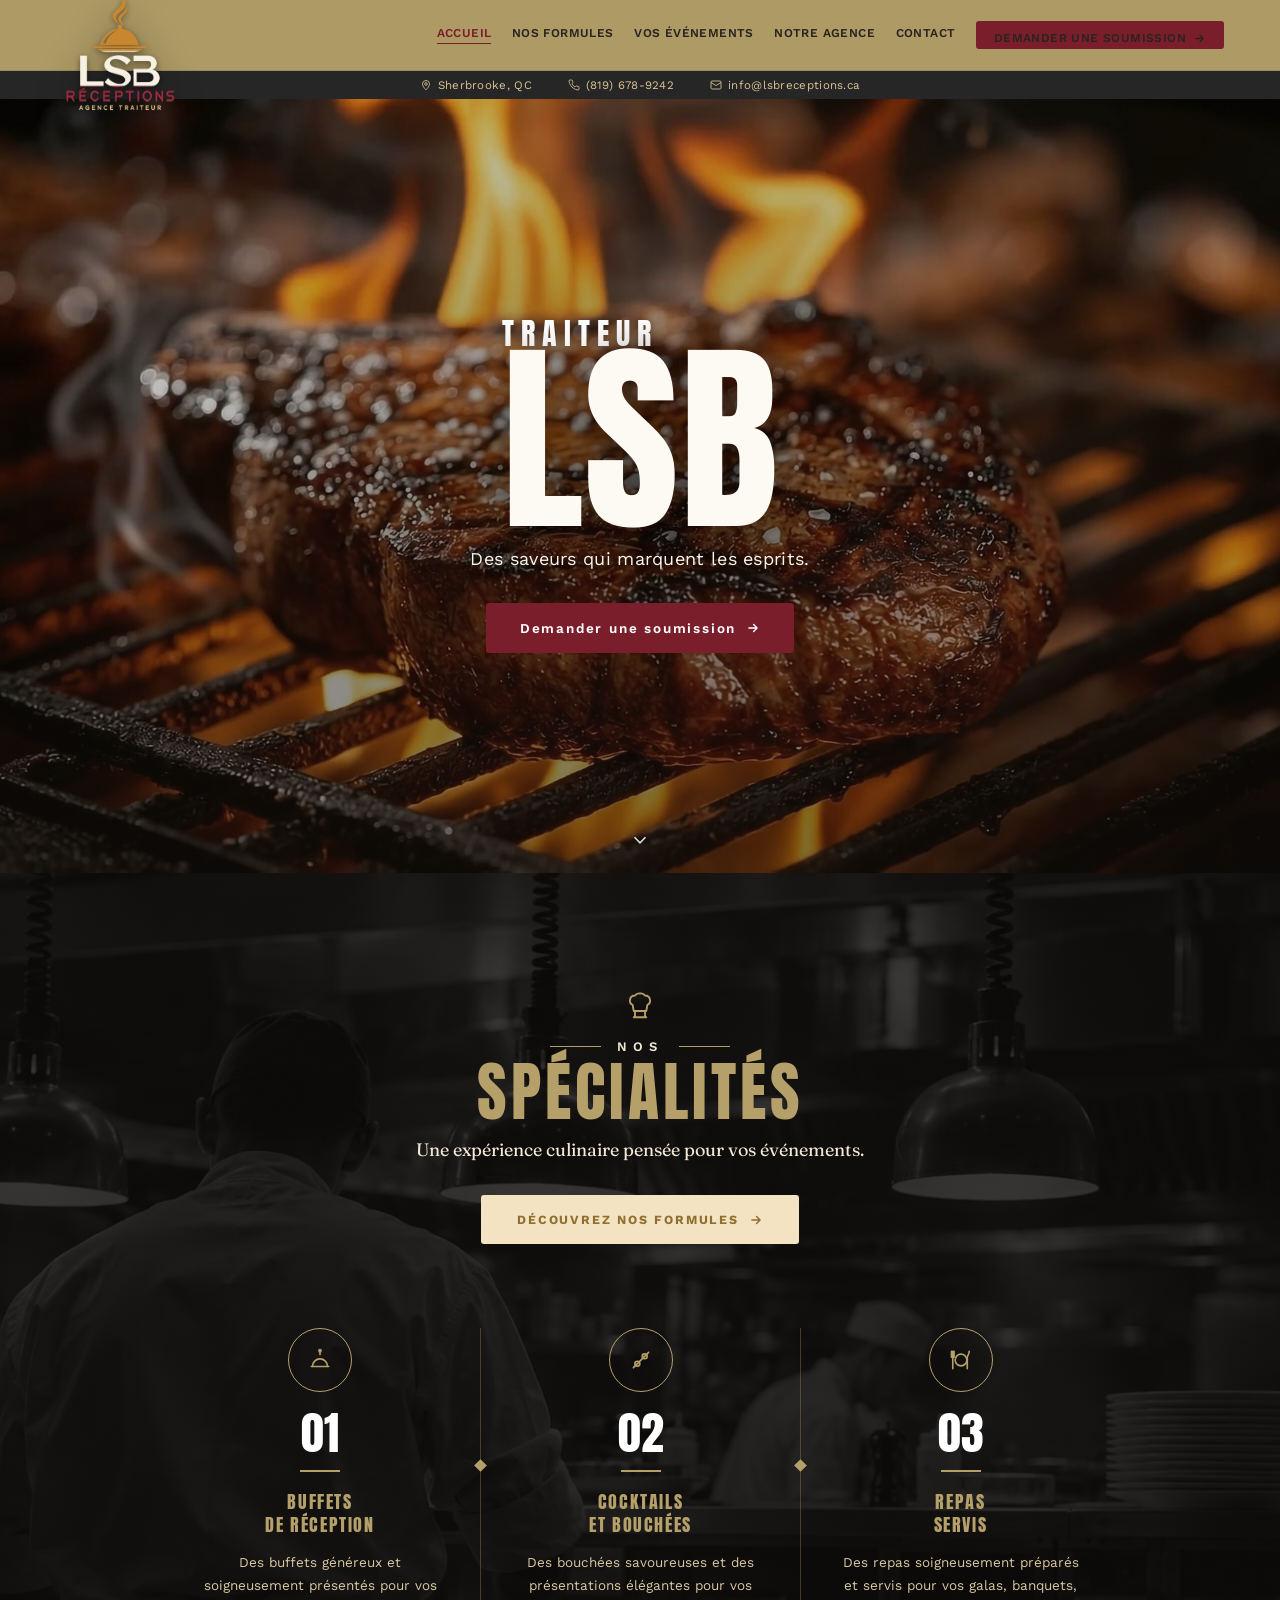
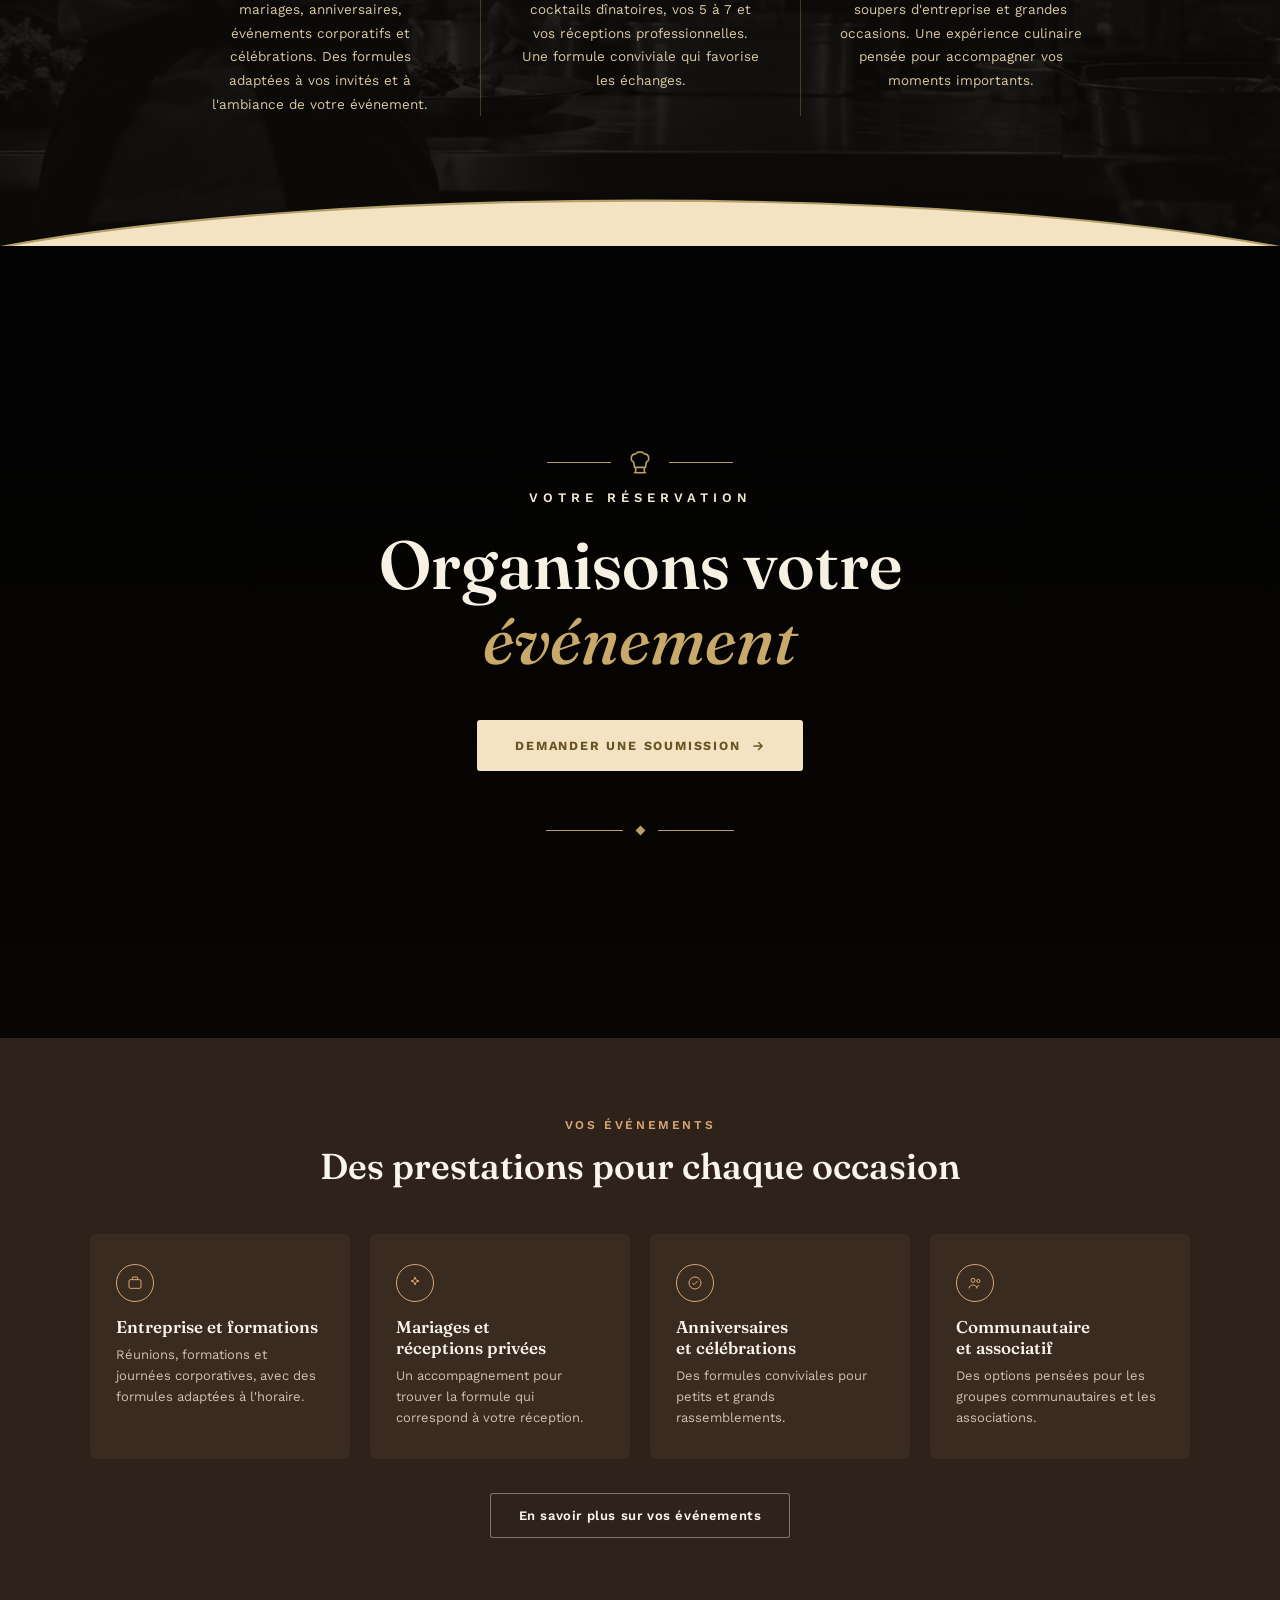
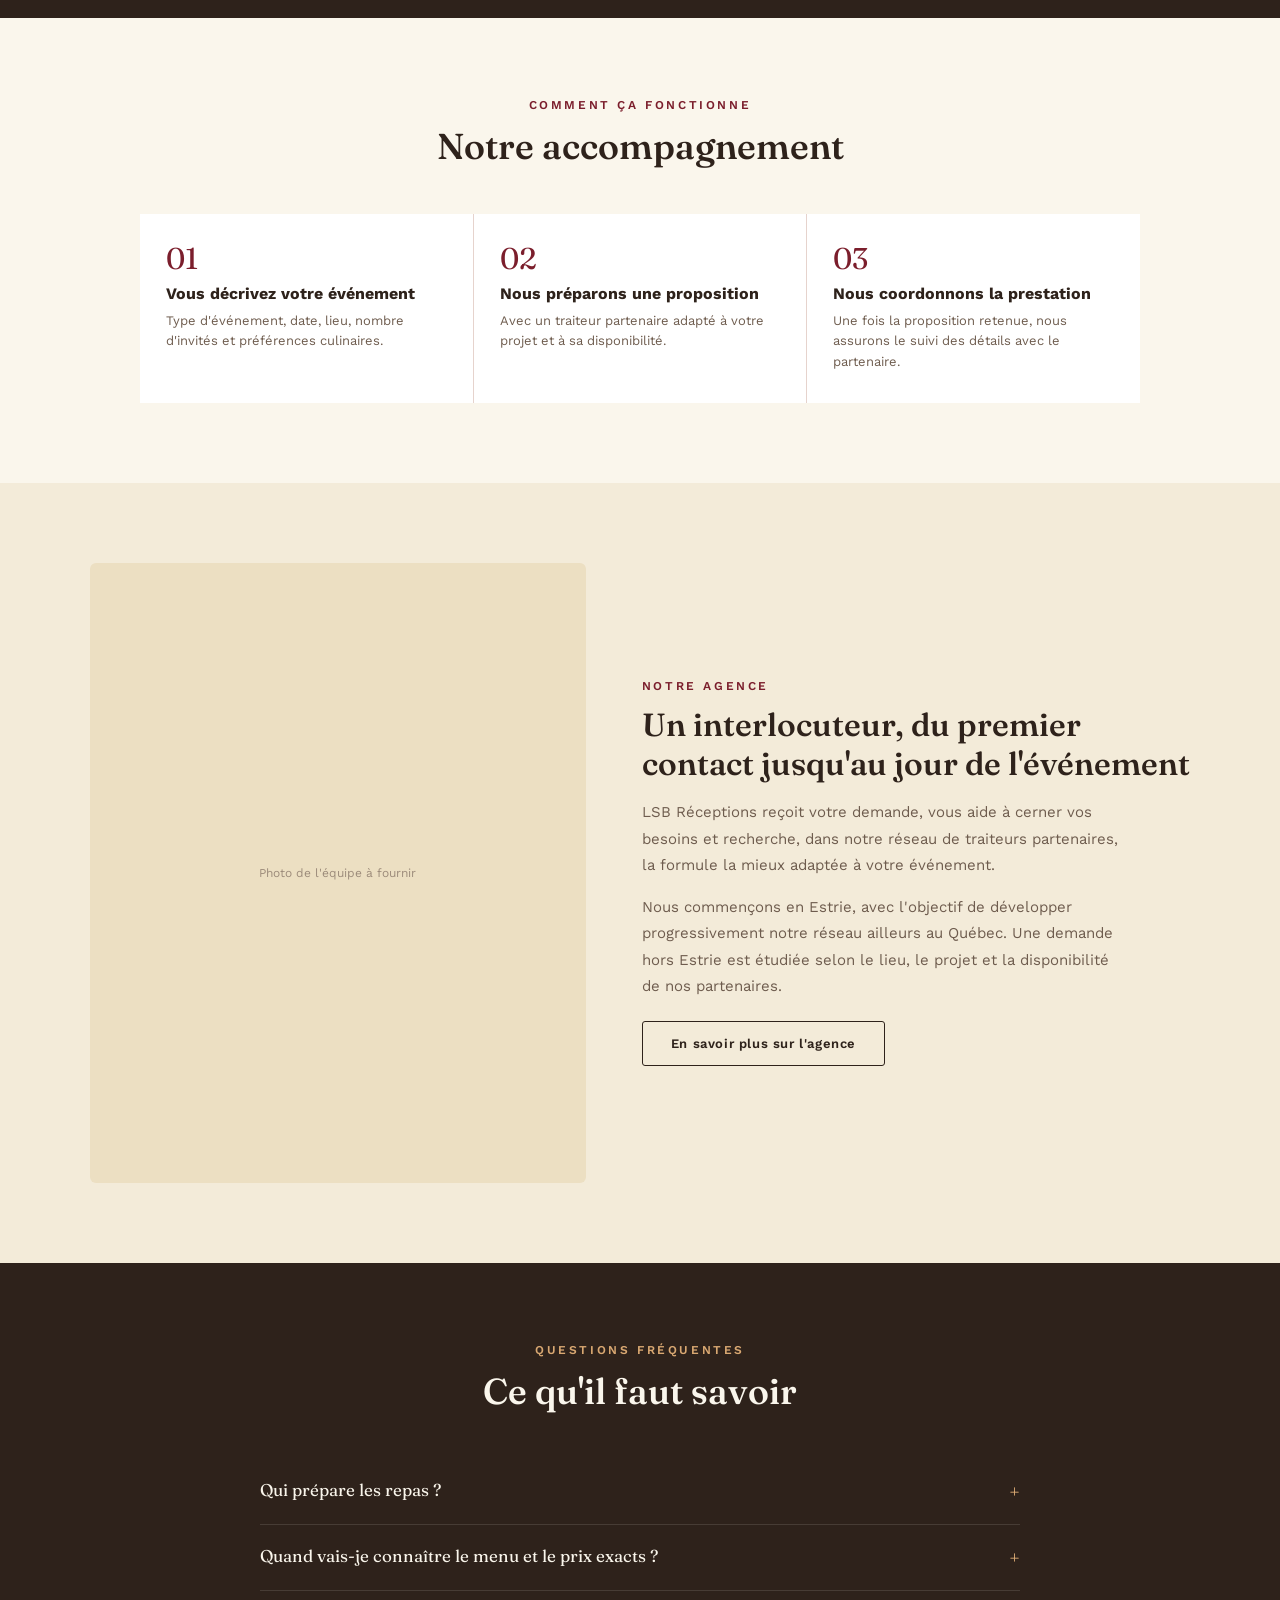
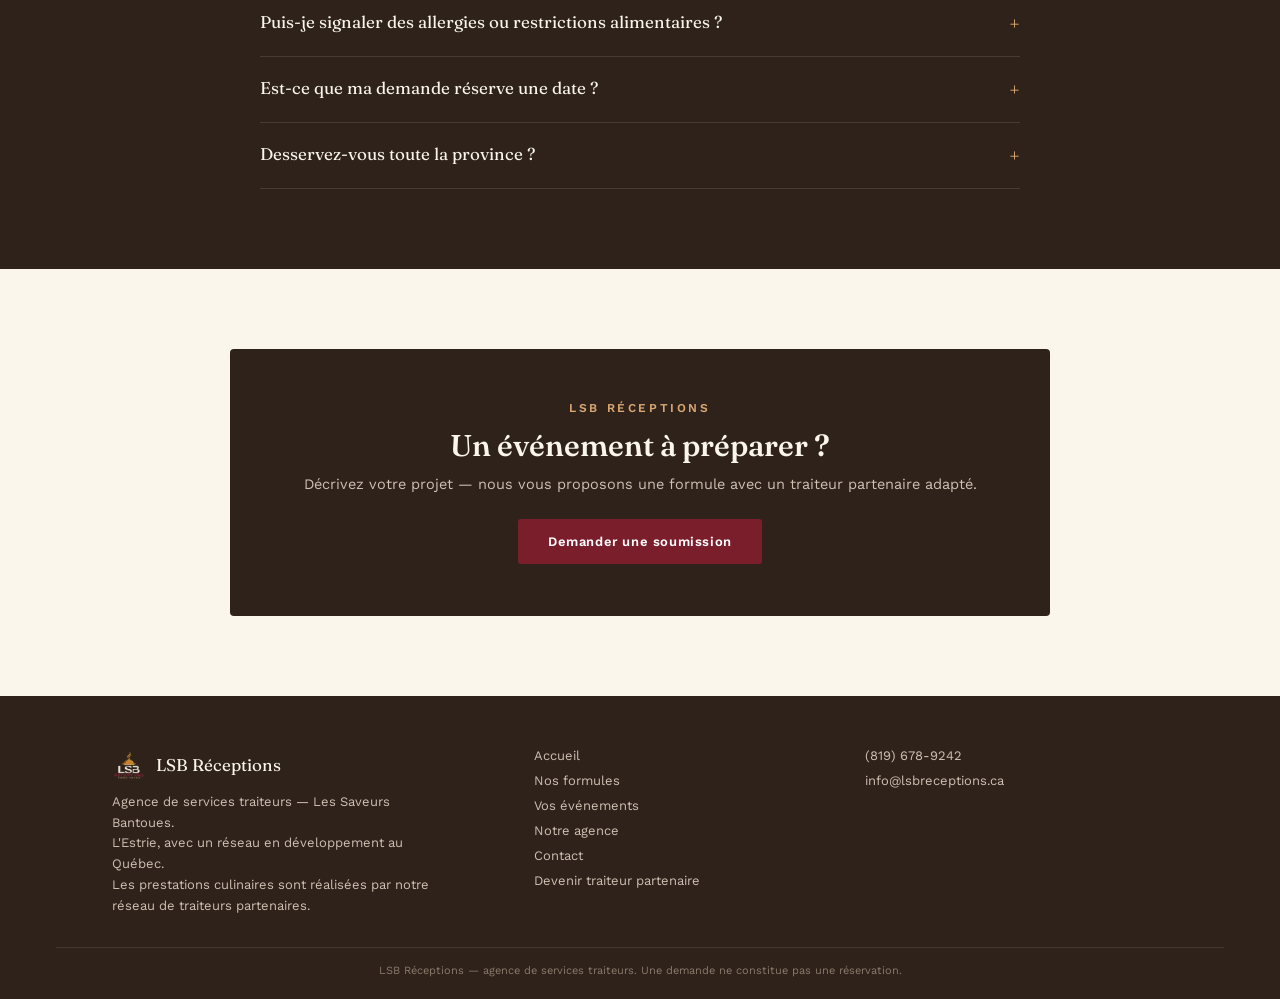
<file: index.html>
<!DOCTYPE html>
<html lang="fr-CA">
<head>
<meta charset="utf-8">
<meta name="viewport" content="width=device-width, initial-scale=1">
<title>Traiteur événementiel en Estrie | LSB Réceptions</title>
<meta name="description" content="LSB Réceptions est une agence de services traiteurs en Estrie : nous vous accompagnons dans le choix et l'organisation de votre service traiteur avec notre réseau de traiteurs partenaires.">
<link rel="canonical" href="https://lsbreceptions.ca/">
<meta property="og:type" content="website">
<meta property="og:title" content="LSB Réceptions">
<meta property="og:description" content="Une agence de services traiteurs en Estrie — buffets, cocktails, boîtes-repas et plus, avec un réseau de traiteurs partenaires.">
<link rel="preconnect" href="https://fonts.googleapis.com">
<link href="https://fonts.googleapis.com/css2?family=Anton&family=Fraunces:ital,opsz,wght@0,9..144,460;0,9..144,560;0,9..144,650;1,9..144,500&family=Work+Sans:wght@400;500;600;700&display=swap" rel="stylesheet">
<link rel="stylesheet" href="/shared/site-base.css">
<script type="application/ld+json">
{
  "@context": "https://schema.org",
  "@type": "FoodEstablishment",
  "name": "LSB Réceptions",
  "description": "Agence de services traiteurs en Estrie, travaillant avec un réseau de traiteurs partenaires.",
  "areaServed": "Estrie, Québec",
  "servesCuisine": "Événementielle"
}
</script>
<style>
/* ---- Hero vidéo pleine largeur ---- */
.hero-video-section{position:relative;width:100%;height:86vh;min-height:500px;max-height:840px;overflow:hidden;background:var(--panel-dark)}
.hero-video-section video,.hero-video-section .hero-fallback{position:absolute;inset:0;width:100%;height:100%;object-fit:cover}
.hero-fallback{display:none}
.hero-video-overlay{position:absolute;inset:0;background:
  radial-gradient(ellipse 60% 55% at 50% 52%,rgba(18,13,9,.48) 0%,rgba(18,13,9,.2) 60%,rgba(18,13,9,.08) 100%),
  linear-gradient(180deg,rgba(23,17,12,.2) 0%,rgba(23,17,12,.1) 38%,rgba(23,17,12,.5) 100%)}
.hero-video-content{position:relative;z-index:2;height:100%;display:flex;flex-direction:column;align-items:center;justify-content:center;text-align:center;padding:24px clamp(20px,5vw,60px)}
.hero-wordmark{display:flex;flex-direction:column;align-items:flex-start;width:fit-content;margin:0 auto}
.hero-eyebrow-word{font-family:'Anton',sans-serif;font-weight:400;font-size:clamp(16px,2.6vw,30px);letter-spacing:7px;color:#fff;text-transform:uppercase;line-height:1;margin:0 0 clamp(2px,.6vw,8px);text-shadow:0 2px 14px rgba(0,0,0,.55)}
.hero-main-word{font-family:'Anton',sans-serif;font-weight:400;font-size:clamp(76px,16vw,255px);line-height:.82;letter-spacing:1px;color:#fdfaf3;text-transform:uppercase;text-shadow:0 10px 50px rgba(0,0,0,.6);margin:0}
.hero-tagline{margin:clamp(14px,2.4vw,24px) 0 0;font-size:clamp(14px,1.6vw,18px);color:var(--cream);letter-spacing:.3px;text-shadow:0 2px 12px rgba(0,0,0,.5)}
.hero-video-cta{margin-top:clamp(22px,3.2vw,34px)}
.hero-video-cta .btn{font-size:13.5px;letter-spacing:1.8px;padding:17px 34px;gap:10px}
.hero-scroll-cue{position:absolute;left:50%;bottom:22px;transform:translateX(-50%);z-index:2;color:#fff;opacity:.85;animation:heroScrollBounce 2.1s ease-in-out infinite}
@keyframes heroScrollBounce{0%,100%{transform:translateX(-50%) translateY(0)}50%{transform:translateX(-50%) translateY(8px)}}
@media (prefers-reduced-motion:reduce){ .hero-scroll-cue{animation:none} }
@media (max-width:640px){
  .hero-video-section{height:92vh;min-height:460px}
  .hero-eyebrow-word{letter-spacing:4px}
  .hero-main-word{letter-spacing:0}
}
@media (prefers-reduced-motion:reduce){
  .hero-video-section video{display:none}
  .hero-fallback{display:block}
}
.agency-grid{display:grid;grid-template-columns:.95fr 1.05fr;gap:clamp(30px,5vw,56px);align-items:center;max-width:1100px;margin:0 auto}
.agency-photo{aspect-ratio:4/5;background:var(--cream-3);border-radius:6px;display:flex;align-items:center;justify-content:center;color:var(--faint);font-size:12px;text-align:center;padding:20px}
.agency-text p{font-size:15px;line-height:1.75;color:var(--muted);margin:16px 0 0;max-width:480px}
@media (max-width:820px){ .agency-grid{grid-template-columns:1fr} .agency-photo{max-width:320px;margin:0 auto} }

/* ---- Nos spécialités ---- */
.specialites-section{position:relative;padding:clamp(72px,10vw,118px) clamp(20px,5vw,56px) clamp(90px,11vw,130px);background:#1c1712;overflow:hidden}
.specialites-section::before{content:'';position:absolute;inset:0;background:url('specialites-cuisine.jpg') center 32%/cover no-repeat;filter:saturate(.92) brightness(.5)}
.specialites-section::after{content:'';position:absolute;inset:0;background:linear-gradient(180deg,rgba(10,8,6,.5) 0%,rgba(10,8,6,.72) 100%)}
.specialites-content{position:relative;z-index:1;max-width:1100px;margin:0 auto;text-align:center}
.specialites-icon{display:flex;justify-content:center;margin-bottom:18px;color:#B5A06A}
.specialites-icon svg{animation:specialitesFloat 3.6s ease-in-out infinite}
.specialites-eyebrow{display:flex;align-items:center;justify-content:center;gap:16px;margin-bottom:6px}
.specialites-eyebrow span{font-family:'Work Sans',sans-serif;font-weight:600;font-size:13px;letter-spacing:6px;color:#F3E8D6}
.specialites-eyebrow i{display:block;width:clamp(26px,4vw,52px);height:1px;background:#B5A06A;font-style:normal}
.specialites-title{font-family:'Anton',sans-serif;font-weight:400;font-size:clamp(34px,5.6vw,64px);letter-spacing:4px;color:#B5A06A;text-transform:uppercase;margin:0;line-height:1}
.specialites-subtitle{font-family:'Fraunces',serif;font-size:clamp(14.5px,1.7vw,18px);color:#F3E8D6;margin:14px 0 0}
.specialites-cta{margin:clamp(26px,4vw,34px) 0 clamp(58px,7.5vw,84px)}
.btn-ivory{display:inline-flex;align-items:center;gap:10px;text-decoration:none;background:#F3E3C3;color:#8f6f2e;padding:17px 36px;font-size:12.5px;letter-spacing:1.8px;text-transform:uppercase;font-weight:700;border-radius:3px;font-family:'Work Sans',sans-serif;transition:background .2s,transform .2s,box-shadow .2s}
.btn-ivory:hover{background:#fff;transform:translateY(-1px);box-shadow:0 14px 30px -14px rgba(0,0,0,.55)}
.btn-ivory svg{transition:transform .25s ease}
.btn-ivory:hover svg{transform:translateX(4px)}
.specialites-grid{display:flex;justify-content:center;max-width:1020px;margin:0 auto}
.specialite-col{flex:1;max-width:320px;display:flex;flex-direction:column;align-items:center;padding:0 clamp(18px,3vw,38px);position:relative;transition:transform .3s ease}
.specialite-col:hover{transform:translateY(-6px)}
.specialite-col+.specialite-col{border-left:1px solid rgba(181,160,106,.32)}
.specialite-col+.specialite-col::before{content:'';position:absolute;left:-5px;top:133px;width:9px;height:9px;background:#B5A06A;transform:rotate(45deg)}
.specialite-icon{width:64px;height:64px;border:1.5px solid #B5A06A;border-radius:50%;display:flex;align-items:center;justify-content:center;color:#B5A06A;margin-bottom:18px;transition:border-color .25s ease,transform .25s ease;animation:specialitesFloat 3.6s ease-in-out infinite}
.specialite-col:nth-child(2) .specialite-icon{animation-delay:.3s}
.specialite-col:nth-child(3) .specialite-icon{animation-delay:.6s}
.specialite-col:hover .specialite-icon{border-color:#fff;transform:scale(1.07)}
.specialite-num{font-family:'Anton',sans-serif;font-weight:400;font-size:clamp(34px,4.4vw,46px);color:#fff;line-height:1}
.specialite-rule{width:40px;height:2px;background:#B5A06A;margin:14px 0 18px}
.specialite-col h3{font-family:'Anton',sans-serif;font-weight:400;font-size:clamp(15px,1.7vw,18px);letter-spacing:1.6px;text-transform:uppercase;color:#B5A06A;margin:0 0 14px;line-height:1.3;transition:color .25s ease}
.specialite-col:hover h3{color:#F3E3C3}
.specialite-col p{font-size:13.5px;line-height:1.75;color:#D9C8A3;margin:0;max-width:280px}
.specialites-wave{position:absolute;left:0;bottom:-1px;width:100%;height:clamp(32px,5.5vw,64px);z-index:2}
@keyframes specialitesFloat{0%,100%{transform:translateY(0)}50%{transform:translateY(-5px)}}
@media (prefers-reduced-motion:reduce){
  .specialites-icon svg,.specialite-icon{animation:none}
}
@media (max-width:820px){
  .specialites-grid{flex-direction:column;align-items:center;gap:48px;max-width:340px;margin:0 auto}
  .specialite-col{max-width:none;padding:0}
  .specialite-col+.specialite-col{border-left:none;padding-top:0}
  .specialite-col+.specialite-col::before{display:none}
}

/* ---- Organisons votre événement ---- */
.reservation-section{position:relative;height:clamp(560px,88vh,900px);display:flex;align-items:center;justify-content:center;overflow:hidden;background:#000}
.reservation-section::before{content:'';position:absolute;inset:0;background:url('reservation-cuisine.jpg') center/cover no-repeat;background-attachment:fixed;filter:saturate(1.05) brightness(.55)}
.reservation-section::after{content:'';position:absolute;inset:0;background:linear-gradient(180deg,rgba(10,8,6,.32) 0%,rgba(10,8,6,.5) 55%,rgba(10,8,6,.72) 100%)}
.reservation-content{position:relative;z-index:1;max-width:760px;margin:0 auto;text-align:center;padding:0 clamp(20px,5vw,56px)}
.reservation-icon-row{display:flex;align-items:center;justify-content:center;gap:16px;margin-bottom:14px;color:#B5A06A}
.reservation-icon-row i{display:block;width:0;height:1px;background:#B5A06A;font-style:normal;transition:width .7s ease .15s}
.reservation-icon-row.is-visible i{width:clamp(30px,5vw,70px)}
.reservation-eyebrow{font-family:'Work Sans',sans-serif;font-weight:600;font-size:13px;letter-spacing:5px;color:#F3E8D6;text-transform:uppercase;margin-bottom:22px}
.reservation-title{font-family:'Fraunces',serif;font-weight:560;font-size:clamp(32px,6vw,68px);line-height:1.1;margin:0 0 clamp(30px,4.5vw,44px)}
.reservation-title-line1{display:block;color:#F7F1E4}
.reservation-title-line2{display:block;font-style:italic;font-weight:500;color:#C9A96A}
.btn-reservation{display:inline-flex;align-items:center;gap:10px;text-decoration:none;background:#F3E3C3;color:#6b5323;padding:18px 38px;font-size:12.5px;letter-spacing:1.8px;text-transform:uppercase;font-weight:700;border-radius:3px;font-family:'Work Sans',sans-serif;transition:background .25s ease,color .25s ease,transform .25s ease,box-shadow .25s ease}
.btn-reservation svg{transition:transform .25s ease}
.btn-reservation:hover{background:#B5A06A;color:#241b10;transform:translateY(-1px);box-shadow:0 16px 32px -16px rgba(0,0,0,.6)}
.btn-reservation:hover svg{transform:translateX(4px)}
.reservation-bottom{display:flex;align-items:center;justify-content:center;gap:14px;margin-top:clamp(36px,5.5vw,56px);color:#B5A06A}
.reservation-bottom i{display:block;width:0;height:1px;background:#B5A06A;font-style:normal;transition:width .7s ease .15s}
.reservation-bottom.is-visible i{width:clamp(40px,6vw,90px)}
.reservation-bottom span{display:block;width:7px;height:7px;background:#B5A06A;transform:rotate(45deg) scale(.3);opacity:0;transition:opacity .5s ease .45s,transform .5s ease .45s}
.reservation-bottom.is-visible span{opacity:1;transform:rotate(45deg) scale(1)}
.reservation-delay-1.is-visible{transition-delay:.1s}
.reservation-delay-2.is-visible{transition-delay:.35s}
.reservation-delay-3.is-visible{transition-delay:.6s}
@media (prefers-reduced-motion:reduce){
  .reservation-section::before{background-attachment:scroll}
  .reservation-icon-row i,.reservation-bottom i,.reservation-bottom span{transition:none;width:clamp(30px,5vw,70px);opacity:1;transform:rotate(45deg) scale(1)}
}
@media (max-width:820px){
  .reservation-section{height:clamp(520px,92vh,760px)}
  .reservation-section::before{background-attachment:scroll;background-position:center 28%}
  .reservation-title{font-size:clamp(28px,8vw,40px)}
}
</style>
</head>
<body>

<nav id="site-nav"></nav>

<!-- ============ HERO VIDÉO ============ -->
<section class="hero-video-section">
  <video autoplay muted loop playsinline poster="hero-poster.jpg" aria-hidden="true">
    <source src="hero-video.mp4" type="video/mp4">
  </video>
  <img class="hero-fallback" src="hero-poster.jpg" alt="Steak grillé sur feu vif — photo de référence">
  <div class="hero-video-overlay"></div>
  <div class="hero-video-content">
    <h1 style="margin:0">
      <span class="hero-wordmark">
        <span class="hero-eyebrow-word">Traiteur</span>
        <span class="hero-main-word">LSB</span>
      </span>
    </h1>
    <p class="hero-tagline">Des saveurs qui marquent les esprits.</p>
    <div class="hero-video-cta">
      <a class="btn" href="/soumission">
        <span>Demander une soumission</span>
        <svg width="14" height="14" viewBox="0 0 24 24" fill="none" stroke="currentColor" stroke-width="2.4" stroke-linecap="round" stroke-linejoin="round"><path d="M5 12h14M13 6l6 6-6 6"/></svg>
      </a>
    </div>
  </div>
  <svg class="hero-scroll-cue" width="22" height="22" viewBox="0 0 24 24" fill="none" stroke="currentColor" stroke-width="1.8" aria-hidden="true"><path d="M6 9l6 6 6-6"/></svg>
</section>

<!-- ============ NOS SPÉCIALITÉS ============ -->
<section class="specialites-section">
  <div class="specialites-content">
    <div class="specialites-icon reveal" aria-hidden="true">
      <svg width="30" height="30" viewBox="0 0 24 24" fill="none" stroke="currentColor" stroke-width="1.5" stroke-linecap="round" stroke-linejoin="round"><path d="M7 21h10M8 21v-4.2M16 21v-4.2"/><path d="M6.2 11.2A4 4 0 0 1 8 3.6 4 4 0 0 1 12 2a4 4 0 0 1 4 1.6 4 4 0 0 1 1.8 7.6c-.2 1.9-.4 3.2-.8 4.8H7c-.4-1.6-.6-2.9-.8-4.8Z"/></svg>
    </div>
    <div class="specialites-eyebrow reveal">
      <i></i><span>NOS</span><i></i>
    </div>
    <h2 class="specialites-title reveal">Spécialités</h2>
    <p class="specialites-subtitle reveal">Une expérience culinaire pensée pour vos événements.</p>
    <div class="specialites-cta reveal">
      <a class="btn-ivory" href="/formules">
        <span>Découvrez nos formules</span>
        <svg width="14" height="14" viewBox="0 0 24 24" fill="none" stroke="currentColor" stroke-width="2.6" stroke-linecap="round" stroke-linejoin="round"><path d="M5 12h14M13 6l6 6-6 6"/></svg>
      </a>
    </div>
    <div class="specialites-grid">
      <div class="specialite-col reveal">
        <div class="specialite-icon" aria-hidden="true">
          <svg width="26" height="26" viewBox="0 0 24 24" fill="none" stroke="currentColor" stroke-width="1.5" stroke-linecap="round" stroke-linejoin="round"><path d="M4 18h16"/><path d="M5 18a7 7 0 0 1 14 0"/><path d="M12 7V4.6"/><circle cx="12" cy="3.4" r="1"/></svg>
        </div>
        <div class="specialite-num">01</div>
        <div class="specialite-rule"></div>
        <h3>Buffets<br>de réception</h3>
        <p>Des buffets généreux et soigneusement présentés pour vos mariages, anniversaires, événements corporatifs et célébrations. Des formules adaptées à vos invités et à l'ambiance de votre événement.</p>
      </div>
      <div class="specialite-col reveal reveal-delay-1">
        <div class="specialite-icon" aria-hidden="true">
          <svg width="26" height="26" viewBox="0 0 24 24" fill="none" stroke="currentColor" stroke-width="1.5" stroke-linecap="round" stroke-linejoin="round"><line x1="5" y1="19" x2="19" y2="5"/><circle cx="8.6" cy="15.4" r="2.3"/><circle cx="15.4" cy="8.6" r="2.3"/></svg>
        </div>
        <div class="specialite-num">02</div>
        <div class="specialite-rule"></div>
        <h3>Cocktails<br>et bouchées</h3>
        <p>Des bouchées savoureuses et des présentations élégantes pour vos cocktails dînatoires, vos 5 à 7 et vos réceptions professionnelles. Une formule conviviale qui favorise les échanges.</p>
      </div>
      <div class="specialite-col reveal reveal-delay-2">
        <div class="specialite-icon" aria-hidden="true">
          <svg width="26" height="26" viewBox="0 0 24 24" fill="none" stroke="currentColor" stroke-width="1.5" stroke-linecap="round" stroke-linejoin="round"><circle cx="12" cy="12" r="5.4"/><path d="M4.4 4v5.4M3.2 4v5.4M5.6 4v5.4M4.4 9.4V20"/><path d="M19.6 4c0 3.2-1.8 3.4-1.8 6v10"/></svg>
        </div>
        <div class="specialite-num">03</div>
        <div class="specialite-rule"></div>
        <h3>Repas<br>servis</h3>
        <p>Des repas soigneusement préparés et servis pour vos galas, banquets, soupers d'entreprise et grandes occasions. Une expérience culinaire pensée pour accompagner vos moments importants.</p>
      </div>
    </div>
  </div>
  <svg class="specialites-wave" viewBox="0 0 1600 60" preserveAspectRatio="none" aria-hidden="true">
    <path d="M0,60 C420,2 1180,2 1600,60 L1600,60 L0,60 Z" fill="#F3E3C3"/>
    <path d="M0,60 C420,2 1180,2 1600,60" fill="none" stroke="#B5A06A" stroke-width="2"/>
  </svg>
</section>

<!-- ============ ORGANISONS VOTRE ÉVÉNEMENT ============ -->
<section class="reservation-section">
  <div class="reservation-content">
    <div class="reservation-icon-row reveal" aria-hidden="true">
      <i></i>
      <svg width="26" height="26" viewBox="0 0 24 24" fill="none" stroke="currentColor" stroke-width="1.5" stroke-linecap="round" stroke-linejoin="round"><path d="M7 21h10M8 21v-4.2M16 21v-4.2"/><path d="M6.2 11.2A4 4 0 0 1 8 3.6 4 4 0 0 1 12 2a4 4 0 0 1 4 1.6 4 4 0 0 1 1.8 7.6c-.2 1.9-.4 3.2-.8 4.8H7c-.4-1.6-.6-2.9-.8-4.8Z"/></svg>
      <i></i>
    </div>
    <div class="reservation-eyebrow reveal reservation-delay-1">Votre réservation</div>
    <h2 class="reservation-title reveal reservation-delay-2">
      <span class="reservation-title-line1">Organisons votre</span>
      <span class="reservation-title-line2">événement</span>
    </h2>
    <div class="reservation-cta reveal reservation-delay-3">
      <a class="btn-reservation" href="/soumission">
        <span>Demander une soumission</span>
        <svg width="14" height="14" viewBox="0 0 24 24" fill="none" stroke="currentColor" stroke-width="2.6" stroke-linecap="round" stroke-linejoin="round"><path d="M5 12h14M13 6l6 6-6 6"/></svg>
      </a>
    </div>
    <div class="reservation-bottom reveal reservation-delay-3" aria-hidden="true">
      <i></i><span></span><i></i>
    </div>
  </div>
</section>

<!-- ============ OCCASIONS ============ -->
<section class="on-dark">
  <div class="section-head reveal">
    <div class="eyebrow">Vos événements</div>
    <h2>Des prestations pour chaque occasion</h2>
  </div>
  <div class="occ-grid">
    <div class="occ-card reveal">
      <div class="ic"><svg width="16" height="16" viewBox="0 0 24 24" fill="none" stroke="currentColor" stroke-width="1.5"><rect x="3" y="7" width="18" height="13" rx="2"/><path d="M8 7V4a1 1 0 0 1 1-1h6a1 1 0 0 1 1 1v3"/></svg></div>
      <h3>Entreprise et formations</h3>
      <p>Réunions, formations et journées corporatives, avec des formules adaptées à l'horaire.</p>
    </div>
    <div class="occ-card reveal reveal-delay-1">
      <div class="ic"><svg width="16" height="16" viewBox="0 0 24 24" fill="none" stroke="currentColor" stroke-width="1.5"><path d="M12 3l1.8 4.6L18 9l-4.2 1.4L12 15l-1.8-4.6L6 9l4.2-1.4L12 3z"/></svg></div>
      <h3>Mariages et réceptions privées</h3>
      <p>Un accompagnement pour trouver la formule qui correspond à votre réception.</p>
    </div>
    <div class="occ-card reveal reveal-delay-2">
      <div class="ic"><svg width="16" height="16" viewBox="0 0 24 24" fill="none" stroke="currentColor" stroke-width="1.5"><circle cx="12" cy="12" r="9"/><path d="M8 12l2.5 2.5L16 9"/></svg></div>
      <h3>Anniversaires et célébrations</h3>
      <p>Des formules conviviales pour petits et grands rassemblements.</p>
    </div>
    <div class="occ-card reveal">
      <div class="ic"><svg width="16" height="16" viewBox="0 0 24 24" fill="none" stroke="currentColor" stroke-width="1.5"><circle cx="9" cy="8" r="3"/><circle cx="17" cy="9" r="2.4"/><path d="M3 20c0-3 3-5 6-5s6 2 6 5M14 20c.3-2.3 2-4 4.5-4"/></svg></div>
      <h3>Communautaire et associatif</h3>
      <p>Des options pensées pour les groupes communautaires et les associations.</p>
    </div>
  </div>
  <div style="text-align:center;margin-top:34px">
    <a class="btn-outline on-dark" href="/evenements">En savoir plus sur vos événements</a>
  </div>
</section>

<!-- ============ NOTRE ACCOMPAGNEMENT ============ -->
<section id="comment-ca-fonctionne">
  <div class="section-head reveal">
    <div class="eyebrow">Comment ça fonctionne</div>
    <h2>Notre accompagnement</h2>
  </div>
  <div class="steps">
    <div class="reveal"><div class="step-num">01</div><h4>Vous décrivez votre événement</h4><p>Type d'événement, date, lieu, nombre d'invités et préférences culinaires.</p></div>
    <div class="reveal reveal-delay-1"><div class="step-num">02</div><h4>Nous préparons une proposition</h4><p>Avec un traiteur partenaire adapté à votre projet et à sa disponibilité.</p></div>
    <div class="reveal reveal-delay-2"><div class="step-num">03</div><h4>Nous coordonnons la prestation</h4><p>Une fois la proposition retenue, nous assurons le suivi des détails avec le partenaire.</p></div>
  </div>
</section>

<!-- ============ PRÉSENTATION DE L'AGENCE ============ -->
<section class="on-cream2">
  <div class="agency-grid">
    <div class="agency-photo reveal">Photo de l'équipe à fournir</div>
    <div class="agency-text reveal reveal-delay-1">
      <div class="eyebrow">Notre agence</div>
      <h2 style="font-size:clamp(24px,3.2vw,32px)">Un interlocuteur, du premier contact jusqu'au jour de l'événement</h2>
      <p>LSB Réceptions reçoit votre demande, vous aide à cerner vos besoins et recherche, dans notre réseau de traiteurs partenaires, la formule la mieux adaptée à votre événement.</p>
      <p>Nous commençons en Estrie, avec l'objectif de développer progressivement notre réseau ailleurs au Québec. Une demande hors Estrie est étudiée selon le lieu, le projet et la disponibilité de nos partenaires.</p>
      <div style="margin-top:22px">
        <a class="btn-outline" href="/agence">En savoir plus sur l'agence</a>
      </div>
    </div>
  </div>
</section>

<!-- ============ FAQ ============ -->
<section class="on-dark">
  <div class="section-head reveal">
    <div class="eyebrow">Questions fréquentes</div>
    <h2>Ce qu'il faut savoir</h2>
  </div>
  <div class="faq">
    <details>
      <summary>Qui prépare les repas ?</summary>
      <p>Les prestations culinaires sont réalisées par notre réseau de traiteurs partenaires. LSB Réceptions coordonne votre demande et vous propose le partenaire le mieux adapté.</p>
    </details>
    <details>
      <summary>Quand vais-je connaître le menu et le prix exacts ?</summary>
      <p>Après votre demande, nous préparons une proposition avec un partenaire adapté — menu, inclusions et prix vous sont confirmés dans cette proposition, jamais avant.</p>
    </details>
    <details>
      <summary>Puis-je signaler des allergies ou restrictions alimentaires ?</summary>
      <p>Oui, le formulaire de soumission vous permet d'indiquer vos besoins alimentaires. Ceux-ci sont transmis au partenaire pressenti, qui confirme ce qu'il peut offrir — aucune absence d'allergène n'est garantie sans cette confirmation.</p>
    </details>
    <details>
      <summary>Est-ce que ma demande réserve une date ?</summary>
      <p>Non. Une demande de soumission n'est pas une réservation — elle devient une réservation seulement après confirmation mutuelle avec le partenaire retenu.</p>
    </details>
    <details>
      <summary>Desservez-vous toute la province ?</summary>
      <p>Nous commençons en Estrie. Les demandes ailleurs au Québec sont étudiées selon le lieu, le projet et la disponibilité de nos partenaires.</p>
    </details>
  </div>
</section>

<section>
  <div class="cta-block reveal">
    <div class="eyebrow">LSB Réceptions</div>
    <h2 style="font-size:clamp(22px,3vw,30px)">Un événement à préparer ?</h2>
    <p>Décrivez votre projet — nous vous proposons une formule avec un traiteur partenaire adapté.</p>
    <a class="btn" href="/soumission">Demander une soumission</a>
  </div>
</section>

<footer>
  <div id="site-footer"></div>
</footer>

<script src="/shared/site-chrome.js"></script>
<script>
function initHeroVideo(){
  const video = document.querySelector('.hero-video-section video');
  if (!video) return;
  if (window.matchMedia('(prefers-reduced-motion: reduce)').matches){
    video.pause();
    video.removeAttribute('autoplay');
  }
}

renderSiteChrome('accueil');
initReveal();
initHeroVideo();
</script>
</body>
</html>
</file>
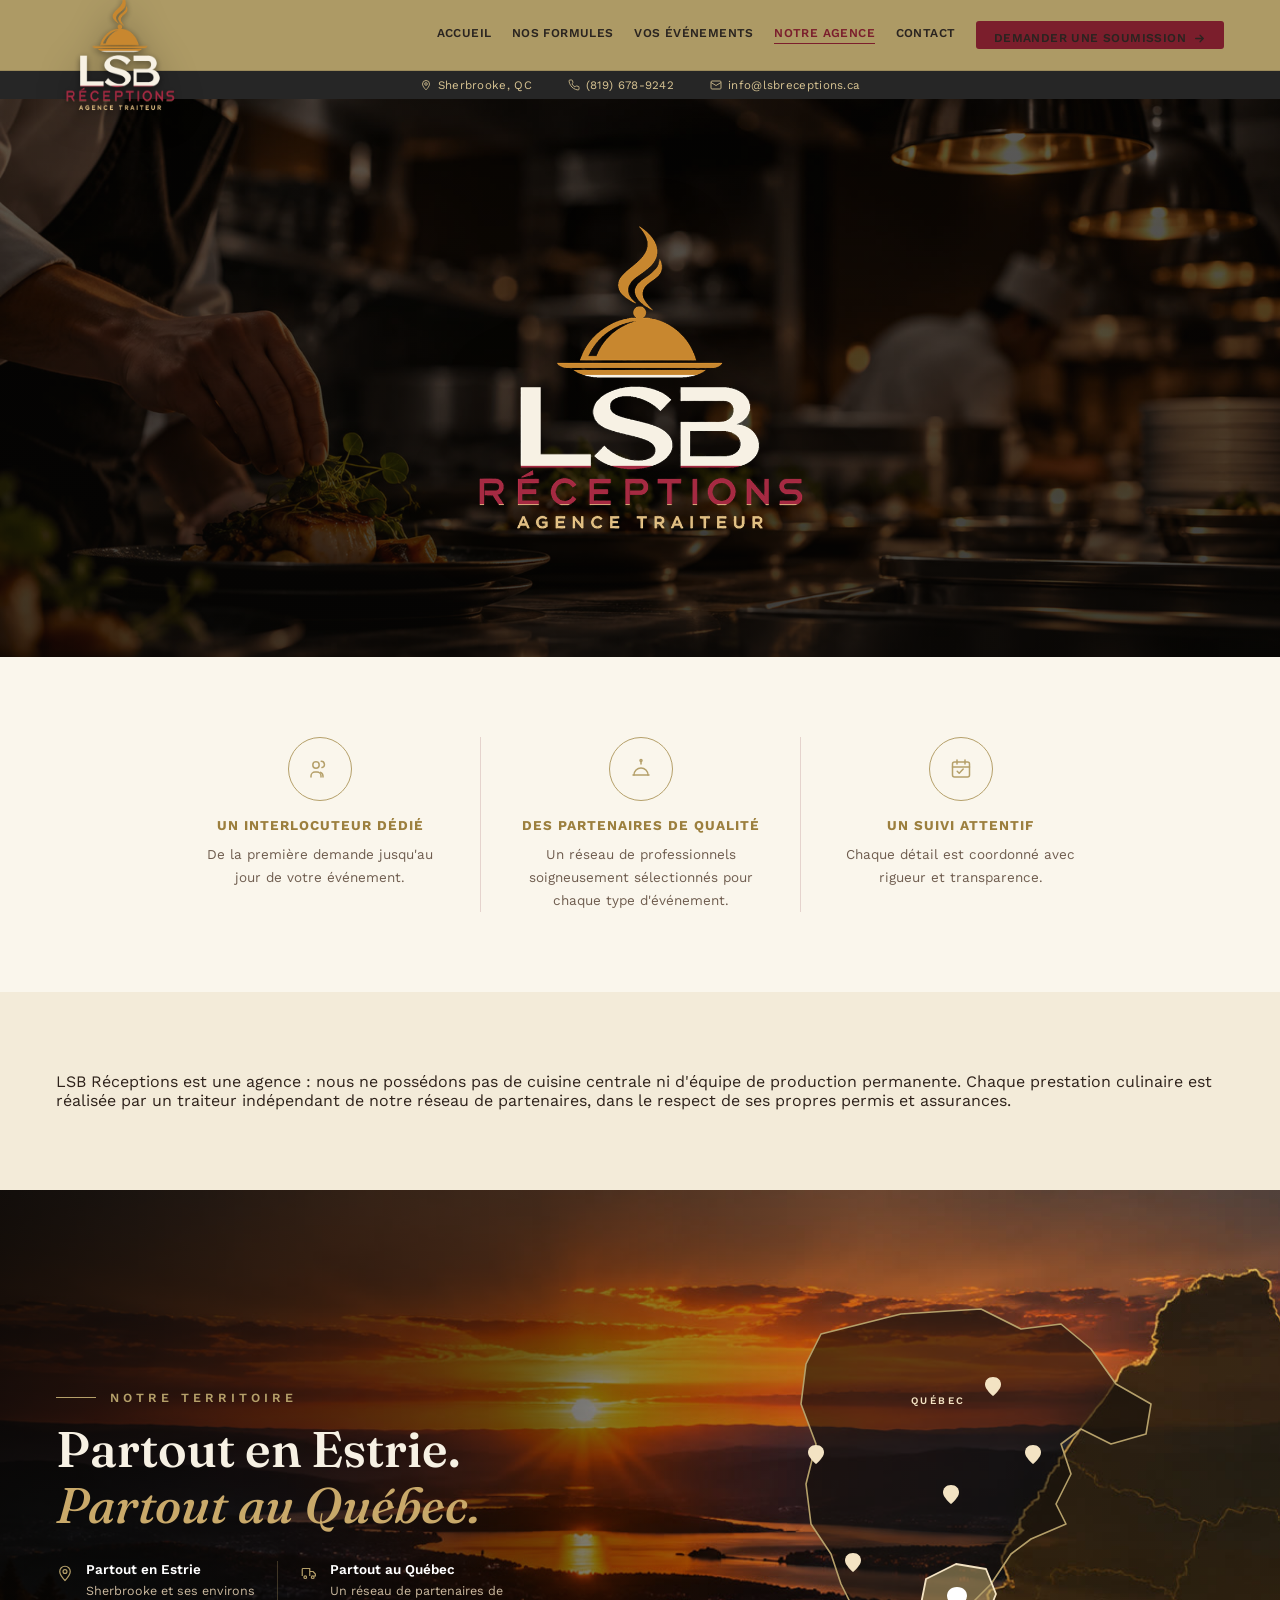
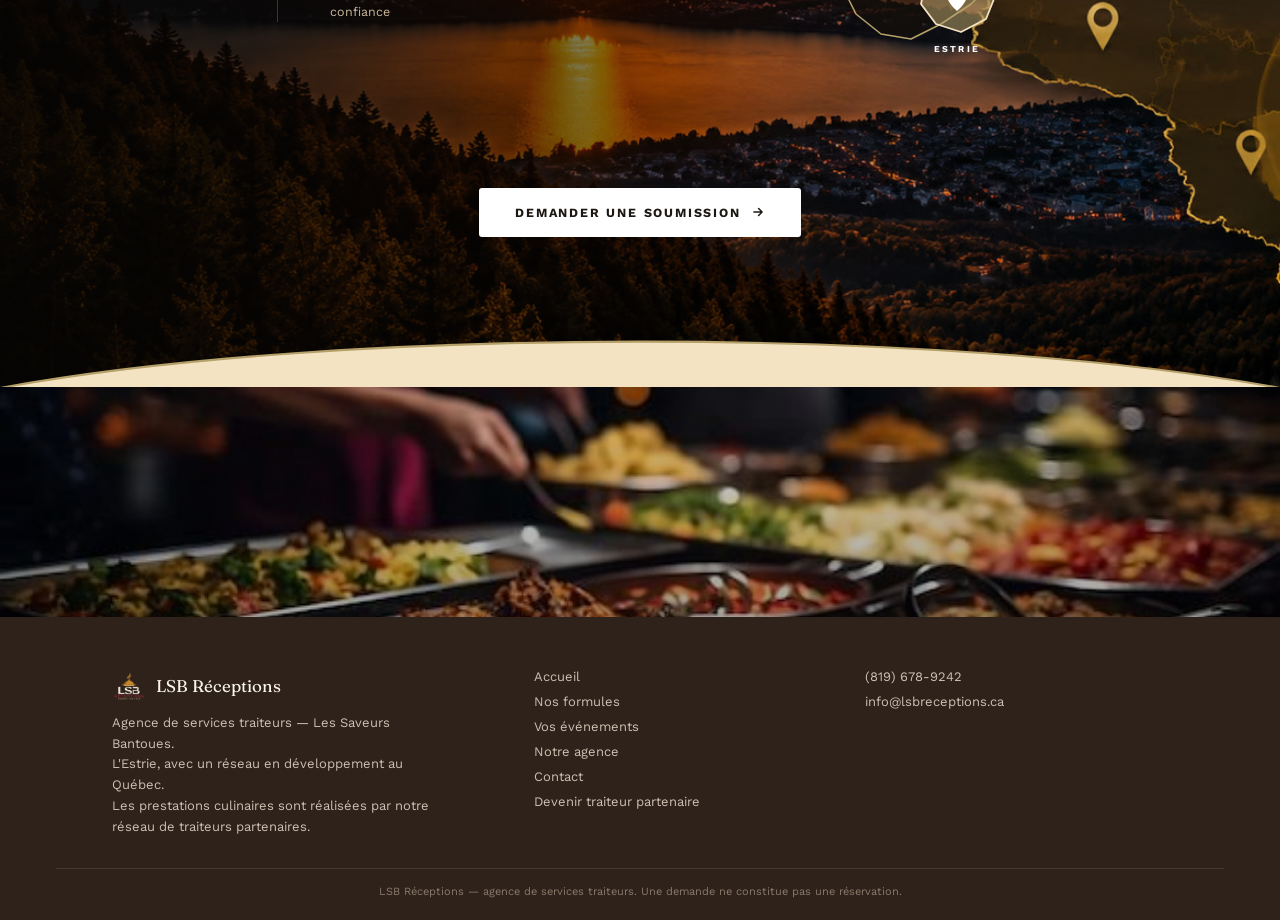
<file: agence.html>
<!DOCTYPE html>
<html lang="fr-CA">
<head>
<meta charset="utf-8">
<meta name="viewport" content="width=device-width, initial-scale=1">
<title>Notre agence | LSB Réceptions</title>
<meta name="description" content="LSB Réceptions est une agence de services traiteurs en Estrie qui accompagne ses clients et coordonne les prestations avec un réseau de traiteurs partenaires.">
<link rel="canonical" href="https://lsbreceptions.ca/agence">
<link rel="preconnect" href="https://fonts.googleapis.com">
<link href="https://fonts.googleapis.com/css2?family=Anton&family=Fraunces:ital,opsz,wght@0,9..144,460;0,9..144,560;0,9..144,650;1,9..144,500&family=Work+Sans:wght@400;500;600;700&display=swap" rel="stylesheet">
<link rel="stylesheet" href="/shared/site-base.css">
<style>
.sr-only{position:absolute;width:1px;height:1px;padding:0;margin:-1px;overflow:hidden;clip:rect(0,0,0,0);white-space:nowrap;border:0}

/* ---- Hero logo ---- */
.agence-hero{position:relative;height:clamp(420px,62vh,620px);display:flex;align-items:center;justify-content:center;overflow:hidden;background:#000}
.agence-hero::before{content:'';position:absolute;inset:0;background:url('reservation-cuisine.jpg') center/cover no-repeat;filter:brightness(.5) saturate(1.05)}
.agence-hero::after{content:'';position:absolute;inset:0;background:linear-gradient(180deg,rgba(10,8,6,.3) 0%,rgba(10,8,6,.55) 100%)}
.agence-hero-logo{position:relative;z-index:1;width:clamp(260px,30vw,460px)}
.agence-hero-logo img{display:block;width:100%;height:auto;filter:drop-shadow(0 10px 34px rgba(0,0,0,.5))}

/* ---- Trois engagements ---- */
.agence-pillars-section{padding:clamp(54px,7vw,80px) clamp(20px,5vw,56px);background:var(--cream)}
.agence-pillars{display:flex;justify-content:center;max-width:1040px;margin:0 auto}
.agence-pillar{flex:1;max-width:320px;text-align:center;padding:0 clamp(18px,3vw,40px);transition:transform .3s ease}
.agence-pillar+.agence-pillar{border-left:1px solid var(--line)}
.agence-pillar:hover{transform:translateY(-5px)}
.agence-pillar-icon{width:64px;height:64px;border:1.5px solid #B5A06A;border-radius:50%;display:flex;align-items:center;justify-content:center;color:#B5A06A;margin:0 auto 16px;transition:border-color .3s ease,transform .3s ease}
.agence-pillar:hover .agence-pillar-icon{transform:scale(1.08);border-color:var(--bordeaux)}
.agence-pillar h3{font-family:'Work Sans',sans-serif;font-size:13.5px;font-weight:700;letter-spacing:1px;text-transform:uppercase;color:#9c7f3e;margin:0 0 10px;transition:color .3s ease}
.agence-pillar:hover h3{color:var(--bordeaux)}
.agence-pillar p{font-size:13.5px;line-height:1.7;color:var(--muted);margin:0}
@media (max-width:820px){
  .agence-pillars{flex-direction:column;gap:38px;max-width:360px;margin:0 auto}
  .agence-pillar{max-width:none;padding:0}
  .agence-pillar+.agence-pillar{border-left:none}
}

/* ---- Notre territoire ---- */
.territoire-section{position:relative;padding:clamp(66px,9vw,104px) clamp(20px,5vw,56px) clamp(110px,13vw,150px);overflow:hidden;background:#0d0b08}
.territoire-section::before{content:'';position:absolute;inset:0;background:url('territoire-estrie.jpg') center/cover no-repeat}
.territoire-section::after{content:'';position:absolute;inset:0;background:linear-gradient(90deg,rgba(7,5,3,.88) 0%,rgba(7,5,3,.58) 42%,rgba(7,5,3,.18) 68%,rgba(7,5,3,.06) 100%)}
.territoire-grid{position:relative;z-index:1;display:grid;grid-template-columns:1.05fr .95fr;gap:clamp(30px,5vw,60px);align-items:center;max-width:1180px;margin:0 auto}
.territoire-eyebrow{display:flex;align-items:center;gap:14px;margin-bottom:16px}
.territoire-eyebrow i{display:block;width:40px;height:1px;background:#B5A06A;font-style:normal}
.territoire-eyebrow span{font-family:'Work Sans',sans-serif;font-weight:600;font-size:12.5px;letter-spacing:4px;color:#B5A06A;text-transform:uppercase}
.territoire-title{font-family:'Fraunces',serif;font-weight:560;font-size:clamp(30px,4.6vw,50px);line-height:1.12;margin:0 0 28px;color:#F7F1E4}
.territoire-title .gold{color:#C9A96A;font-style:italic;font-weight:500}
.territoire-facts{display:flex;gap:22px;flex-wrap:wrap}
.territoire-fact{display:flex;gap:12px;align-items:flex-start;max-width:220px}
.territoire-fact svg{flex-shrink:0;color:#B5A06A;margin-top:3px}
.territoire-fact strong{display:block;font-size:13.5px;color:#fff;margin-bottom:3px;font-weight:600}
.territoire-fact span{font-size:12.5px;color:#cbb99f;line-height:1.5}
.territoire-fact-sep{width:1px;background:rgba(181,160,106,.3);align-self:stretch}
.territoire-map-wrap{position:relative;aspect-ratio:1/1;max-width:420px;margin:0 auto;width:100%}
.territoire-map{width:100%;height:100%;overflow:visible}
.qc-outline{fill:rgba(20,16,10,.6);stroke:#B5A06A;stroke-width:1.6;stroke-linejoin:round}
.qc-estrie{fill:#B5A06A;fill-opacity:.55;stroke:#F3E3C3;stroke-width:1.8;stroke-linejoin:round;transition:fill-opacity .4s ease}
.territoire-map-wrap:hover .qc-estrie{fill-opacity:.72}
.qc-label{font-family:'Work Sans',sans-serif;font-weight:600;font-size:10px;letter-spacing:2.4px;fill:#F3E3C3;text-transform:uppercase}
.qc-label-estrie{font-family:'Work Sans',sans-serif;font-weight:700;font-size:9px;letter-spacing:2.2px;fill:#fff;text-transform:uppercase}
.map-pin{cursor:pointer}
.map-pin:focus-visible{outline:none}
.map-pin .pin-shape{fill:#F3E3C3;transition:transform .2s ease;transform-origin:center;transform-box:fill-box}
.map-pin:hover .pin-shape,.map-pin:focus-visible .pin-shape{transform:scale(1.18)}
.map-pin.is-primary .pin-shape{fill:#fff}
.map-pin .pin-pulse{fill:none;stroke:#F3E3C3;stroke-width:1;opacity:0;transform-origin:center;transform-box:fill-box}
.map-pin.is-primary .pin-pulse{animation:pinPulse 2.6s ease-out infinite}
.map-pin .pin-tooltip-text{opacity:0;transition:opacity .18s ease;paint-order:stroke;stroke:#1c1712;stroke-width:3px;stroke-linejoin:round}
.map-pin:hover .pin-tooltip-text,.map-pin:focus-visible .pin-tooltip-text{opacity:1}
@keyframes pinPulse{0%{opacity:.6;transform:scale(.3)}80%{opacity:0;transform:scale(2.8)}100%{opacity:0;transform:scale(2.8)}}
.territoire-cta{position:relative;z-index:1;text-align:center;margin-top:clamp(48px,6vw,70px)}
.btn-territoire{display:inline-flex;align-items:center;gap:10px;text-decoration:none;background:#fff;color:#1c1712;padding:17px 36px;font-size:12.5px;letter-spacing:1.8px;text-transform:uppercase;font-weight:700;border-radius:3px;font-family:'Work Sans',sans-serif;transition:background .25s ease,transform .25s ease,box-shadow .25s ease}
.btn-territoire svg{transition:transform .25s ease}
.btn-territoire:hover{background:#F3E3C3;transform:translateY(-1px);box-shadow:0 16px 34px -16px rgba(0,0,0,.6)}
.btn-territoire:hover svg{transform:translateX(4px)}
.territoire-wave{position:absolute;left:0;bottom:-1px;width:100%;height:clamp(32px,5.5vw,64px);z-index:2}
@media (max-width:900px){
  .territoire-grid{grid-template-columns:1fr;text-align:center}
  .territoire-eyebrow{justify-content:center}
  .territoire-facts{justify-content:center}
  .territoire-fact{text-align:left}
  .territoire-map-wrap{max-width:300px;margin-top:10px}
  .territoire-section::after{background:linear-gradient(180deg,rgba(7,5,3,.8) 0%,rgba(7,5,3,.5) 55%,rgba(7,5,3,.2) 100%)}
}

/* ---- Bande photo de clôture ---- */
.agence-bottom-strip{height:clamp(140px,22vw,230px);background:url('ambiance-buffet.jpg') center 35%/cover no-repeat;position:relative}
.agence-bottom-strip::after{content:'';position:absolute;inset:0;background:linear-gradient(180deg,rgba(0,0,0,.15),rgba(0,0,0,.35))}

@media (prefers-reduced-motion:reduce){
  .map-pin .pin-pulse{animation:none}
}
</style>
</head>
<body>

<nav id="site-nav"></nav>
<h1 class="sr-only">Notre agence — LSB Réceptions, un interlocuteur du premier contact jusqu'au jour de l'événement</h1>

<!-- ============ HERO LOGO ============ -->
<section class="agence-hero">
  <div class="agence-hero-logo reveal">
    <img src="logo-lsb-receptions.png" alt="LSB Réceptions — Agence traiteur">
  </div>
</section>

<!-- ============ TROIS ENGAGEMENTS ============ -->
<section class="agence-pillars-section">
  <div class="agence-pillars">
    <div class="agence-pillar reveal">
      <div class="agence-pillar-icon"><svg width="24" height="24" viewBox="0 0 24 24" fill="none" stroke="currentColor" stroke-width="1.5" stroke-linecap="round" stroke-linejoin="round"><path d="M3 20v-1a4 4 0 0 1 4-4h2a4 4 0 0 1 4 4v1"/><circle cx="8" cy="8" r="3.2"/><path d="M15 20v-1a4 4 0 0 0-2.4-3.66"/><path d="M13.2 4.3A3.2 3.2 0 0 1 14 10.6"/></svg></div>
      <h3>Un interlocuteur dédié</h3>
      <p>De la première demande jusqu'au jour de votre événement.</p>
    </div>
    <div class="agence-pillar reveal reveal-delay-1">
      <div class="agence-pillar-icon"><svg width="24" height="24" viewBox="0 0 24 24" fill="none" stroke="currentColor" stroke-width="1.5" stroke-linecap="round" stroke-linejoin="round"><path d="M4 18h16"/><path d="M5 18a7 7 0 0 1 14 0"/><path d="M12 7V4.6"/><circle cx="12" cy="3.4" r="1"/></svg></div>
      <h3>Des partenaires de qualité</h3>
      <p>Un réseau de professionnels soigneusement sélectionnés pour chaque type d'événement.</p>
    </div>
    <div class="agence-pillar reveal reveal-delay-2">
      <div class="agence-pillar-icon"><svg width="24" height="24" viewBox="0 0 24 24" fill="none" stroke="currentColor" stroke-width="1.5" stroke-linecap="round" stroke-linejoin="round"><rect x="3.5" y="5" width="17" height="15" rx="2"/><path d="M8 3v4M16 3v4M3.5 10h17"/><path d="M8.2 14.2l2 2 4-4.2"/></svg></div>
      <h3>Un suivi attentif</h3>
      <p>Chaque détail est coordonné avec rigueur et transparence.</p>
    </div>
  </div>
</section>

<section class="on-cream2">
  <div class="notice">
    LSB Réceptions est une agence : nous ne possédons pas de cuisine centrale ni d'équipe de production permanente. Chaque prestation culinaire est réalisée par un traiteur indépendant de notre réseau de partenaires, dans le respect de ses propres permis et assurances.
  </div>
</section>

<!-- ============ NOTRE TERRITOIRE ============ -->
<section class="territoire-section">
  <div class="territoire-grid">
    <div class="territoire-text reveal">
      <div class="territoire-eyebrow"><i></i><span>Notre territoire</span></div>
      <h2 class="territoire-title">Partout en Estrie.<br><span class="gold">Partout au Québec.</span></h2>
      <div class="territoire-facts">
        <div class="territoire-fact">
          <svg width="18" height="18" viewBox="0 0 24 24" fill="none" stroke="currentColor" stroke-width="1.6"><path d="M12 22s7-7.4 7-12a7 7 0 1 0-14 0c0 4.6 7 12 7 12z"/><circle cx="12" cy="10" r="2.6"/></svg>
          <div><strong>Partout en Estrie</strong><span>Sherbrooke et ses environs</span></div>
        </div>
        <div class="territoire-fact-sep"></div>
        <div class="territoire-fact">
          <svg width="18" height="18" viewBox="0 0 24 24" fill="none" stroke="currentColor" stroke-width="1.6"><path d="M3 16V7a1 1 0 0 1 1-1h9v10"/><path d="M13 10h4.5l3 3.3V16h-2"/><circle cx="7" cy="17.5" r="1.8"/><circle cx="17" cy="17.5" r="1.8"/></svg>
          <div><strong>Partout au Québec</strong><span>Un réseau de partenaires de confiance</span></div>
        </div>
      </div>
    </div>

    <div class="territoire-map-wrap reveal reveal-delay-1">
      <svg class="territoire-map" viewBox="0 0 400 420" role="img" aria-label="Carte stylisée du Québec, avec l'Estrie mise en évidence et des repères de villes réelles">
        <path class="qc-outline" d="M60,40 L140,20 L220,15 L260,35 L300,30 L330,55 L355,90 L390,110 L385,140 L350,150 L320,135 L300,150 L310,180 L295,210 L305,230 L270,245 L250,260 L230,290 L210,310 L180,330 L150,345 L120,340 L95,320 L80,290 L70,260 L50,230 L45,190 L55,150 L40,110 L45,70 Z"/>
        <path class="qc-estrie" d="M195,270 L225,275 L235,300 L225,325 L200,338 L175,330 L160,310 L165,285 Z"/>
        <text class="qc-label" x="150" y="110">Québec</text>
        <text class="qc-label-estrie" x="196" y="358" text-anchor="middle">Estrie</text>

        <g class="map-pin" tabindex="0" role="img" aria-label="Gatineau" transform="translate(55,160)">
          <title>Gatineau</title>
          <circle class="pin-pulse" r="10"/>
          <path class="pin-shape" d="M0,-9 C5,-9 8,-5.5 8,-1.5 C8,3.5 0,10 0,10 C0,10 -8,3.5 -8,-1.5 C-8,-5.5 -5,-9 0,-9 Z"/>
          <text class="pin-tooltip-text" x="0" y="-22" text-anchor="middle" font-family="Work Sans, sans-serif" font-size="9" fill="#F3E3C3">Gatineau</text>
        </g>
        <g class="map-pin" tabindex="0" role="img" aria-label="Montréal" transform="translate(92,268)">
          <title>Montréal</title>
          <circle class="pin-pulse" r="10"/>
          <path class="pin-shape" d="M0,-9 C5,-9 8,-5.5 8,-1.5 C8,3.5 0,10 0,10 C0,10 -8,3.5 -8,-1.5 C-8,-5.5 -5,-9 0,-9 Z"/>
          <text class="pin-tooltip-text" x="0" y="-22" text-anchor="middle" font-family="Work Sans, sans-serif" font-size="9" fill="#F3E3C3">Montréal</text>
        </g>
        <g class="map-pin" tabindex="0" role="img" aria-label="Trois-Rivières" transform="translate(190,200)">
          <title>Trois-Rivières</title>
          <circle class="pin-pulse" r="10"/>
          <path class="pin-shape" d="M0,-9 C5,-9 8,-5.5 8,-1.5 C8,3.5 0,10 0,10 C0,10 -8,3.5 -8,-1.5 C-8,-5.5 -5,-9 0,-9 Z"/>
          <text class="pin-tooltip-text" x="0" y="-22" text-anchor="middle" font-family="Work Sans, sans-serif" font-size="9" fill="#F3E3C3">Trois-Rivières</text>
        </g>
        <g class="map-pin" tabindex="0" role="img" aria-label="Québec" transform="translate(272,160)">
          <title>Québec</title>
          <circle class="pin-pulse" r="10"/>
          <path class="pin-shape" d="M0,-9 C5,-9 8,-5.5 8,-1.5 C8,3.5 0,10 0,10 C0,10 -8,3.5 -8,-1.5 C-8,-5.5 -5,-9 0,-9 Z"/>
          <text class="pin-tooltip-text" x="0" y="-22" text-anchor="middle" font-family="Work Sans, sans-serif" font-size="9" fill="#F3E3C3">Québec</text>
        </g>
        <g class="map-pin" tabindex="0" role="img" aria-label="Saguenay" transform="translate(232,92)">
          <title>Saguenay</title>
          <circle class="pin-pulse" r="10"/>
          <path class="pin-shape" d="M0,-9 C5,-9 8,-5.5 8,-1.5 C8,3.5 0,10 0,10 C0,10 -8,3.5 -8,-1.5 C-8,-5.5 -5,-9 0,-9 Z"/>
          <text class="pin-tooltip-text" x="0" y="-22" text-anchor="middle" font-family="Work Sans, sans-serif" font-size="9" fill="#F3E3C3">Saguenay</text>
        </g>
        <g class="map-pin is-primary" tabindex="0" role="img" aria-label="Sherbrooke, Estrie — notre siège" transform="translate(196,304)">
          <title>Sherbrooke — Estrie</title>
          <circle class="pin-pulse" r="11"/>
          <path class="pin-shape" d="M0,-11 C6.5,-11 10,-7 10,-2 C10,4.5 0,13 0,13 C0,13 -10,4.5 -10,-2 C-10,-7 -6.5,-11 0,-11 Z"/>
          <text class="pin-tooltip-text" x="0" y="-26" text-anchor="middle" font-family="Work Sans, sans-serif" font-size="9.5" font-weight="600" fill="#F3E3C3">Sherbrooke</text>
        </g>
      </svg>
    </div>
  </div>

  <div class="territoire-cta reveal reveal-delay-2">
    <a class="btn-territoire" href="/soumission">
      <span>Demander une soumission</span>
      <svg width="14" height="14" viewBox="0 0 24 24" fill="none" stroke="currentColor" stroke-width="2.6" stroke-linecap="round" stroke-linejoin="round"><path d="M5 12h14M13 6l6 6-6 6"/></svg>
    </a>
  </div>

  <svg class="territoire-wave" viewBox="0 0 1600 60" preserveAspectRatio="none" aria-hidden="true">
    <path d="M0,60 C420,2 1180,2 1600,60 L1600,60 L0,60 Z" fill="#F3E3C3"/>
    <path d="M0,60 C420,2 1180,2 1600,60" fill="none" stroke="#B5A06A" stroke-width="2"/>
  </svg>
</section>

<div class="agence-bottom-strip" role="presentation"></div>

<footer>
  <div id="site-footer"></div>
</footer>

<script src="/shared/site-chrome.js"></script>
<script>
renderSiteChrome('agence');
initReveal();
</script>
</body>
</html>
</file>
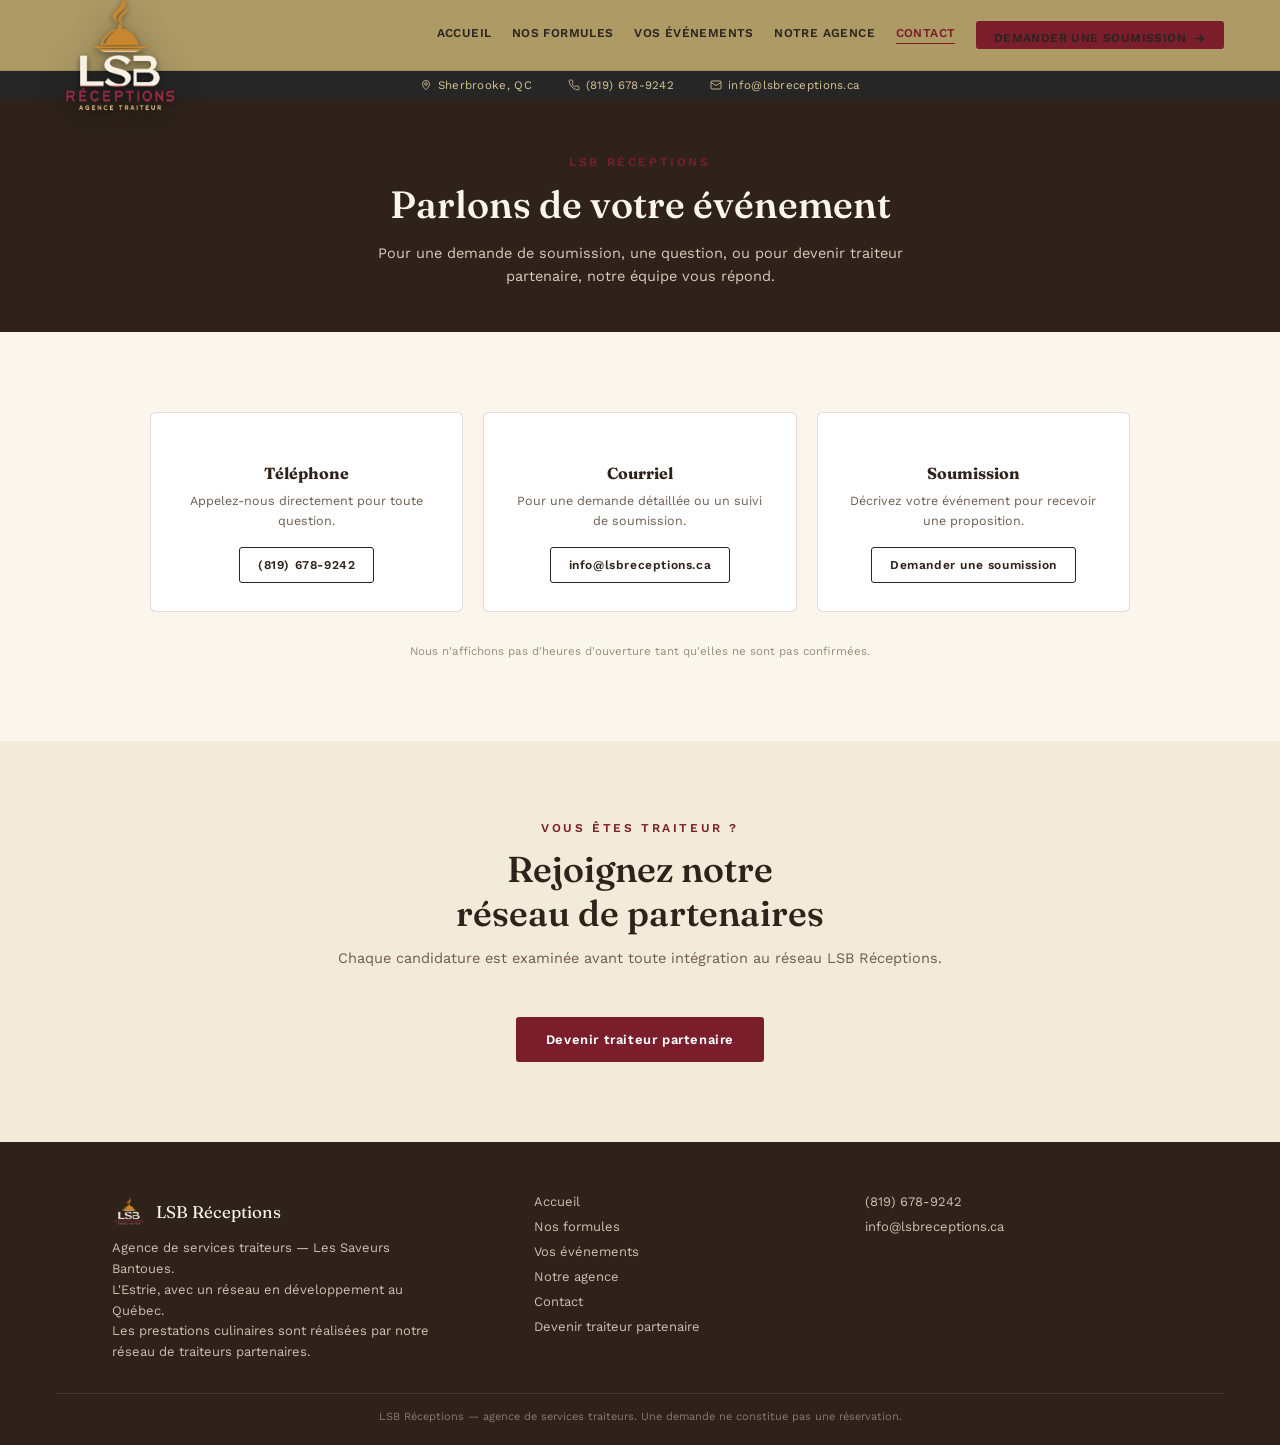
<file: contact.html>
<!DOCTYPE html>
<html lang="fr-CA">
<head>
<meta charset="utf-8">
<meta name="viewport" content="width=device-width, initial-scale=1">
<title>Contact | LSB Réceptions</title>
<meta name="description" content="Contactez LSB Réceptions pour une demande de service traiteur en Estrie, ou pour devenir traiteur partenaire.">
<link rel="canonical" href="https://lsbreceptions.ca/contact">
<link rel="preconnect" href="https://fonts.googleapis.com">
<link href="https://fonts.googleapis.com/css2?family=Fraunces:ital,opsz,wght@0,9..144,460;0,9..144,560;0,9..144,650;1,9..144,500&family=Work+Sans:wght@400;500;600;700&display=swap" rel="stylesheet">
<link rel="stylesheet" href="/shared/site-base.css">
<style>
.page-hero{background:var(--panel-dark);color:var(--cream);padding:56px clamp(20px,5vw,56px) 44px;text-align:center}
.page-hero h1{font-size:clamp(26px,3.6vw,38px)}
.page-hero p{max-width:560px;margin:14px auto 0;color:#dccbbb;font-size:14.5px;line-height:1.6}
.contact-grid{display:grid;grid-template-columns:repeat(auto-fit,minmax(230px,1fr));gap:20px;max-width:980px;margin:0 auto}
.contact-card{background:#fff;border:1px solid var(--line);border-radius:6px;padding:28px 24px;text-align:center}
.contact-card h4{font-family:'Fraunces',serif;font-size:16px;margin-bottom:8px}
.contact-card p{font-size:12.5px;color:var(--muted);margin:0 0 16px;line-height:1.6}
.notice-small{max-width:600px;margin:30px auto 0;text-align:center;font-size:11.5px;color:var(--faint);line-height:1.7}
</style>
</head>
<body>

<nav id="site-nav"></nav>

<section class="page-hero">
  <div class="eyebrow">LSB Réceptions</div>
  <h1>Parlons de votre événement</h1>
  <p>Pour une demande de soumission, une question, ou pour devenir traiteur partenaire, notre équipe vous répond.</p>
</section>

<section>
  <div class="contact-grid">
    <div class="contact-card reveal">
      <h4>Téléphone</h4>
      <p>Appelez-nous directement pour toute question.</p>
      <a class="btn-outline btn-sm" href="tel:+18196789242">(819) 678-9242</a>
    </div>
    <div class="contact-card reveal reveal-delay-1">
      <h4>Courriel</h4>
      <p>Pour une demande détaillée ou un suivi de soumission.</p>
      <a class="btn-outline btn-sm" href="mailto:info@lsbreceptions.ca">info@lsbreceptions.ca</a>
    </div>
    <div class="contact-card reveal reveal-delay-2">
      <h4>Soumission</h4>
      <p>Décrivez votre événement pour recevoir une proposition.</p>
      <a class="btn-outline btn-sm" href="/soumission">Demander une soumission</a>
    </div>
  </div>
  <p class="notice-small">Nous n'affichons pas d'heures d'ouverture tant qu'elles ne sont pas confirmées.</p>
</section>

<section class="on-cream2">
  <div class="section-head reveal">
    <div class="eyebrow">Vous êtes traiteur ?</div>
    <h2>Rejoignez notre réseau de partenaires</h2>
    <p>Chaque candidature est examinée avant toute intégration au réseau LSB Réceptions.</p>
  </div>
  <div style="text-align:center">
    <a class="btn" href="/devenir-partenaire">Devenir traiteur partenaire</a>
  </div>
</section>

<footer>
  <div id="site-footer"></div>
</footer>

<script src="/shared/site-chrome.js"></script>
<script>
renderSiteChrome('contact');
initReveal();
</script>
</body>
</html>
</file>
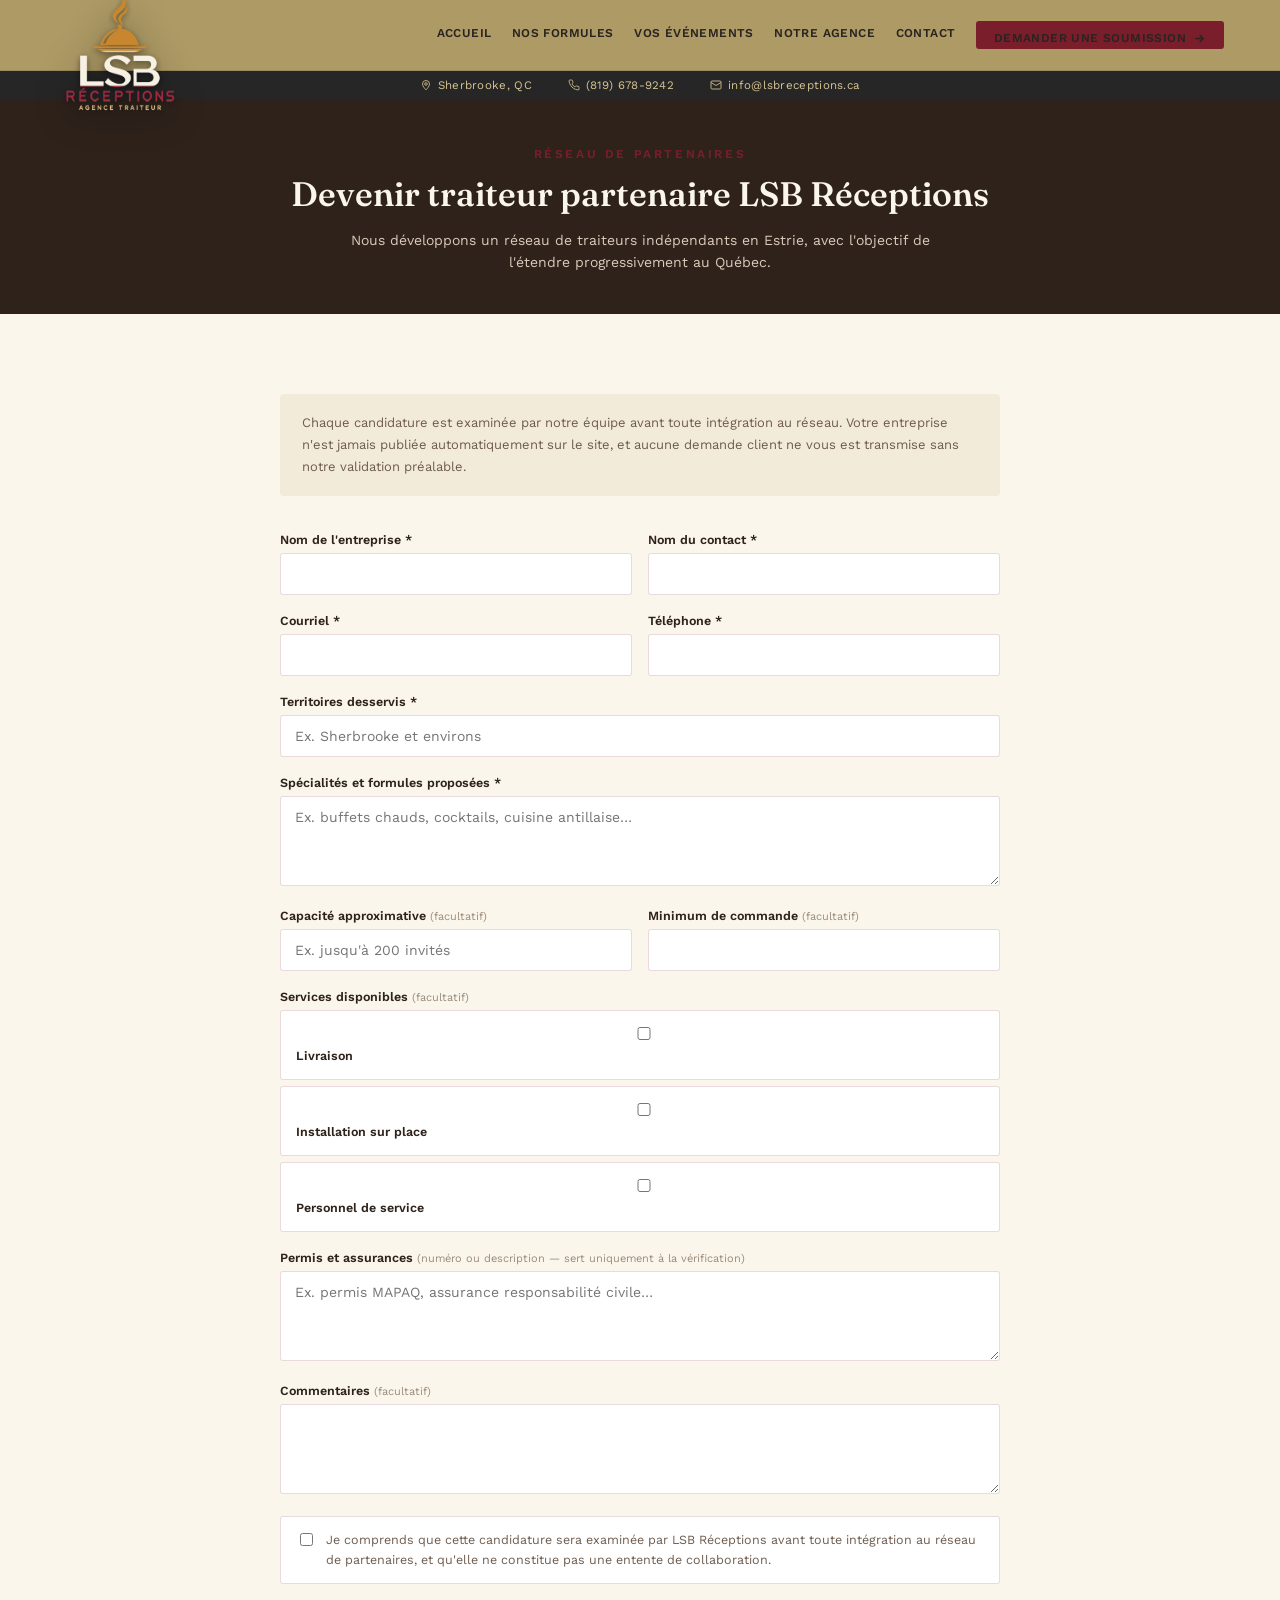
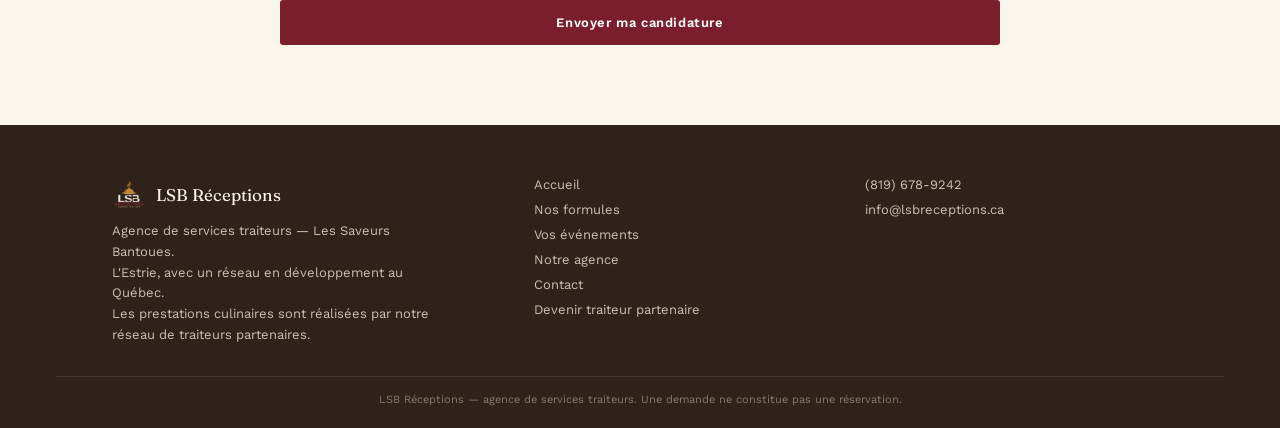
<file: devenir-partenaire.html>
<!DOCTYPE html>
<html lang="fr-CA">
<head>
<meta charset="utf-8">
<meta name="viewport" content="width=device-width, initial-scale=1">
<title>Devenir traiteur partenaire | LSB Réceptions</title>
<meta name="description" content="Rejoignez le réseau de traiteurs partenaires de LSB Réceptions en Estrie. Chaque candidature est examinée avant toute intégration.">
<link rel="canonical" href="https://lsbreceptions.ca/devenir-partenaire">
<meta name="robots" content="noindex">
<link rel="preconnect" href="https://fonts.googleapis.com">
<link href="https://fonts.googleapis.com/css2?family=Fraunces:ital,opsz,wght@0,9..144,460;0,9..144,560;0,9..144,650;1,9..144,500&family=Work+Sans:wght@400;500;600;700&display=swap" rel="stylesheet">
<link rel="stylesheet" href="/shared/site-base.css">
<style>
.page-hero{background:var(--panel-dark);color:var(--cream);padding:48px clamp(20px,5vw,56px) 40px;text-align:center}
.page-hero h1{font-size:clamp(24px,3.4vw,34px)}
.page-hero p{max-width:580px;margin:14px auto 0;color:#dccbbb;font-size:14px;line-height:1.6}
.notice{max-width:720px;margin:0 auto 36px;background:var(--cream-2);border-radius:4px;padding:18px 22px;font-size:13px;color:var(--muted);line-height:1.7}
</style>
</head>
<body>

<nav id="site-nav"></nav>

<section class="page-hero">
  <div class="eyebrow">Réseau de partenaires</div>
  <h1>Devenir traiteur partenaire LSB Réceptions</h1>
  <p>Nous développons un réseau de traiteurs indépendants en Estrie, avec l'objectif de l'étendre progressivement au Québec.</p>
</section>

<section>
  <div class="form-wrap">
    <div class="notice">
      Chaque candidature est examinée par notre équipe avant toute intégration au réseau. Votre entreprise n'est jamais publiée automatiquement sur le site, et aucune demande client ne vous est transmise sans notre validation préalable.
    </div>

    <form id="partner-form">
      <div id="form-error-slot"></div>
      <div style="position:absolute;left:-9999px;width:1px;height:1px;overflow:hidden" aria-hidden="true">
        <label for="website">Laisser vide</label>
        <input type="text" id="website" name="website" tabindex="-1" autocomplete="off">
      </div>

      <div class="field-grid">
        <div class="field"><label for="companyName">Nom de l'entreprise *</label><input type="text" id="companyName"></div>
        <div class="field"><label for="contactName">Nom du contact *</label><input type="text" id="contactName"></div>
      </div>
      <div class="field-grid">
        <div class="field"><label for="email">Courriel *</label><input type="email" id="email"></div>
        <div class="field"><label for="phone">Téléphone *</label><input type="tel" id="phone"></div>
      </div>
      <div class="field"><label for="territory">Territoires desservis *</label><input type="text" id="territory" placeholder="Ex. Sherbrooke et environs"></div>
      <div class="field"><label for="specialties">Spécialités et formules proposées *</label><textarea id="specialties" placeholder="Ex. buffets chauds, cocktails, cuisine antillaise…"></textarea></div>
      <div class="field-grid">
        <div class="field"><label for="capacity">Capacité approximative <span class="hint">(facultatif)</span></label><input type="text" id="capacity" placeholder="Ex. jusqu'à 200 invités"></div>
        <div class="field"><label for="minimumOrder">Minimum de commande <span class="hint">(facultatif)</span></label><input type="text" id="minimumOrder"></div>
      </div>
      <div class="field">
        <label>Services disponibles <span class="hint">(facultatif)</span></label>
        <label class="check-row"><input type="checkbox" id="svc-livraison"><span>Livraison</span></label>
        <label class="check-row"><input type="checkbox" id="svc-installation"><span>Installation sur place</span></label>
        <label class="check-row"><input type="checkbox" id="svc-personnel"><span>Personnel de service</span></label>
      </div>
      <div class="field"><label for="permits">Permis et assurances <span class="hint">(numéro ou description — sert uniquement à la vérification)</span></label><textarea id="permits" placeholder="Ex. permis MAPAQ, assurance responsabilité civile…"></textarea></div>
      <div class="field"><label for="comments">Commentaires <span class="hint">(facultatif)</span></label><textarea id="comments"></textarea></div>

      <label class="check-row">
        <input type="checkbox" id="consent" required>
        <span>Je comprends que cette candidature sera examinée par LSB Réceptions avant toute intégration au réseau de partenaires, et qu'elle ne constitue pas une entente de collaboration.</span>
      </label>

      <button type="submit" class="btn btn-block" id="submit-btn">Envoyer ma candidature</button>
    </form>

    <div id="partner-success" style="display:none">
      <div class="confirm-screen">
        <div class="confirm-check">✓</div>
        <h3 style="font-family:'Fraunces',serif">Votre candidature est envoyée.</h3>
        <p style="color:var(--muted);margin-top:10px">Merci ! Notre équipe l'examinera et vous contactera si elle correspond à nos besoins actuels.</p>
        <div class="confirm-ref" id="partner-ref"></div>
      </div>
    </div>
  </div>
</section>

<footer>
  <div id="site-footer"></div>
</footer>

<script src="/shared/site-chrome.js"></script>
<script>
const FORM_LOADED_AT = Date.now();
document.getElementById('partner-form').addEventListener('submit', async (e) => {
  e.preventDefault();
  const errorSlot = document.getElementById('form-error-slot');
  errorSlot.innerHTML = '';
  const showError = (msg) => { errorSlot.innerHTML = `<div class="error-box">${msg}</div>`; errorSlot.scrollIntoView({ behavior:'smooth', block:'center' }); };

  const companyName = document.getElementById('companyName').value.trim();
  const contactName = document.getElementById('contactName').value.trim();
  const email = document.getElementById('email').value.trim();
  const phone = document.getElementById('phone').value.trim();
  const territory = document.getElementById('territory').value.trim();
  const specialties = document.getElementById('specialties').value.trim();
  const consent = document.getElementById('consent').checked;

  if (!companyName || !contactName || !email || !phone || !territory || !specialties || !consent){
    showError('Merci de remplir tous les champs obligatoires (*) et de cocher la case de consentement.');
    return;
  }
  if (!/^[^\s@]+@[^\s@]+\.[^\s@]+$/.test(email)){ showError('Merci d\'entrer une adresse courriel valide.'); return; }

  const services = [];
  if (document.getElementById('svc-livraison').checked) services.push('Livraison');
  if (document.getElementById('svc-installation').checked) services.push('Installation');
  if (document.getElementById('svc-personnel').checked) services.push('Personnel de service');

  const payload = {
    companyName, contactName, email, phone, territory, specialties,
    capacity: document.getElementById('capacity').value.trim(),
    minimumOrder: document.getElementById('minimumOrder').value.trim(),
    services,
    permits: document.getElementById('permits').value.trim(),
    comments: document.getElementById('comments').value.trim(),
    website: document.getElementById('website').value,
    formLoadedAt: FORM_LOADED_AT,
  };

  const submitBtn = document.getElementById('submit-btn');
  submitBtn.disabled = true; submitBtn.textContent = 'Envoi…';

  try {
    const res = await fetch('/.netlify/functions/partner-application', { method:'POST', headers:{'Content-Type':'application/json'}, body: JSON.stringify(payload) });
    const data = await res.json().catch(() => ({}));
    if (!res.ok || !data.success) throw new Error(data.message || "Erreur lors de l'envoi.");
    document.getElementById('partner-form').style.display = 'none';
    document.getElementById('partner-ref').textContent = `Référence : ${data.applicationRef || '—'}`;
    document.getElementById('partner-success').style.display = 'block';
    document.getElementById('partner-success').scrollIntoView({ behavior:'smooth', block:'start' });
  } catch (err) {
    console.error('[devenir-partenaire:submit]', err);
    showError(err.message || 'Une erreur est survenue lors de l\'envoi. Vos réponses sont conservées — vous pouvez réessayer.');
    submitBtn.disabled = false; submitBtn.textContent = 'Envoyer ma candidature';
  }
});
renderSiteChrome('');
</script>
</body>
</html>
</file>
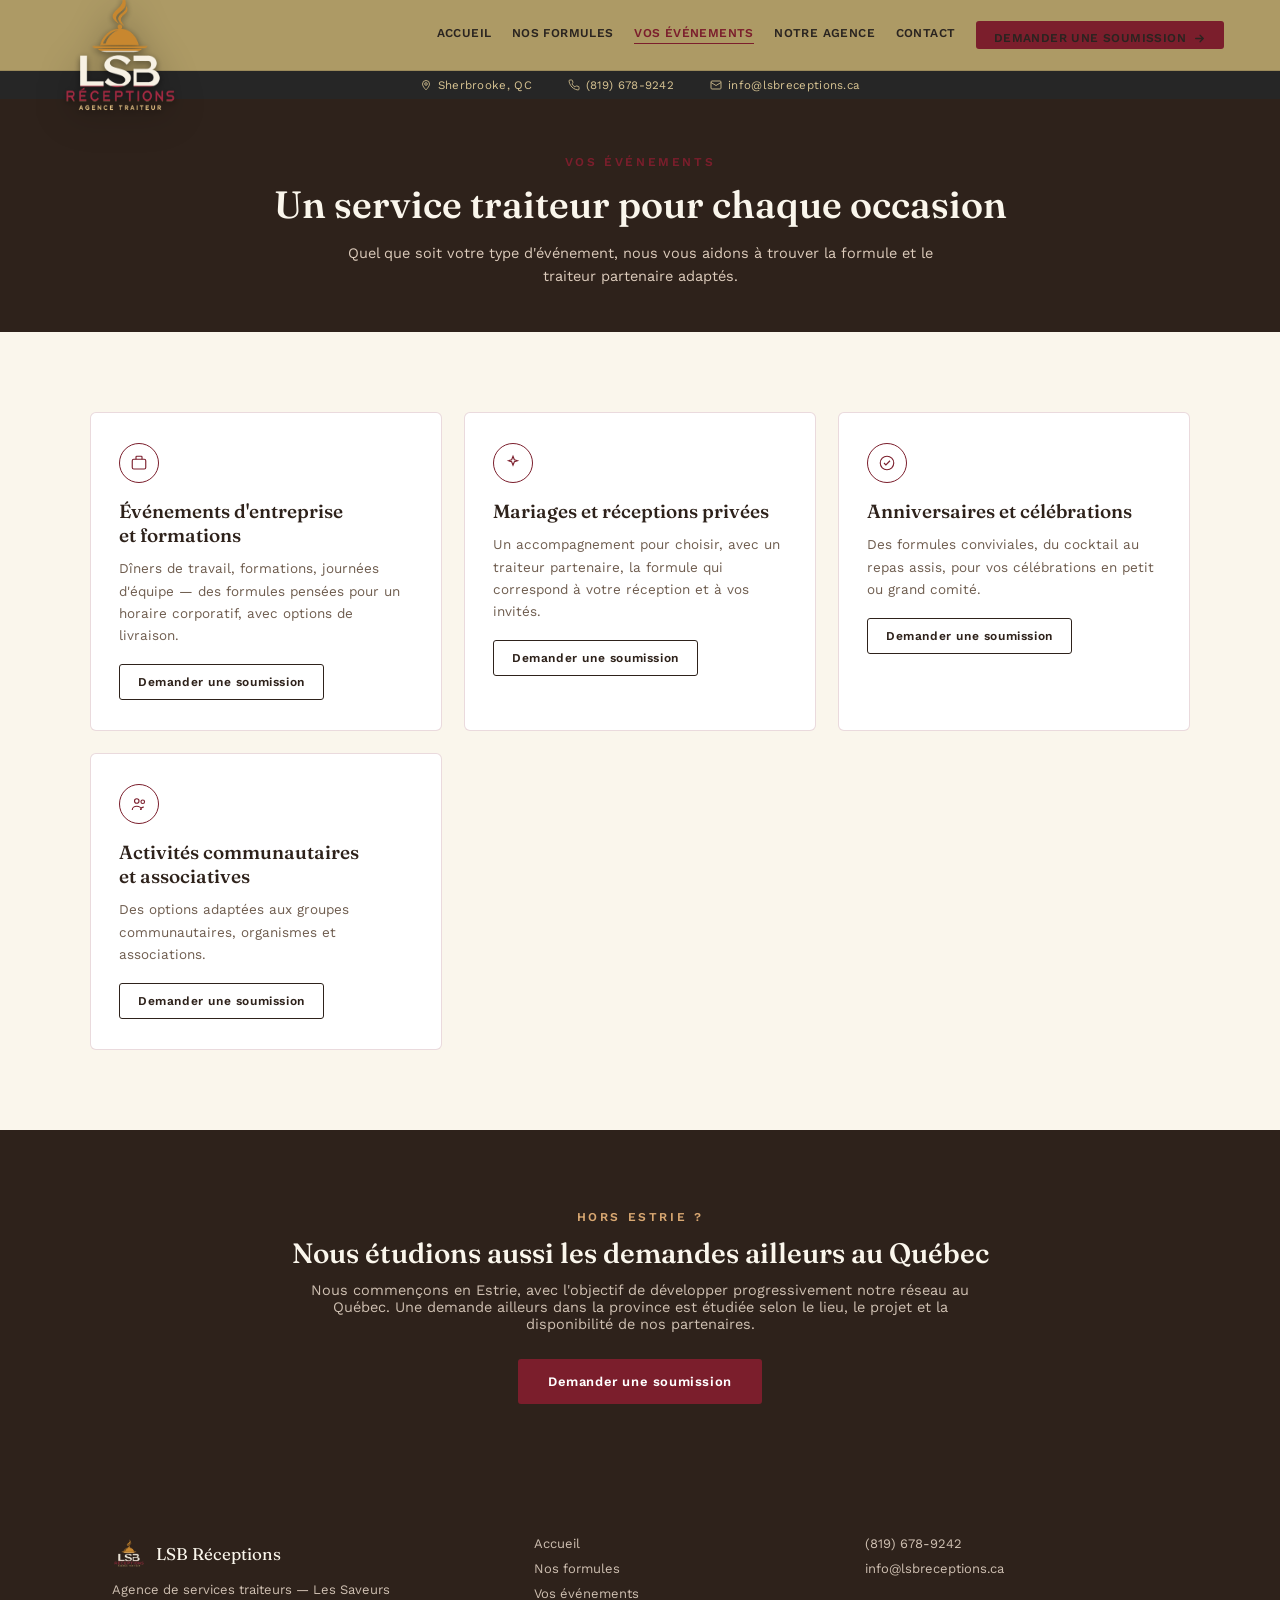
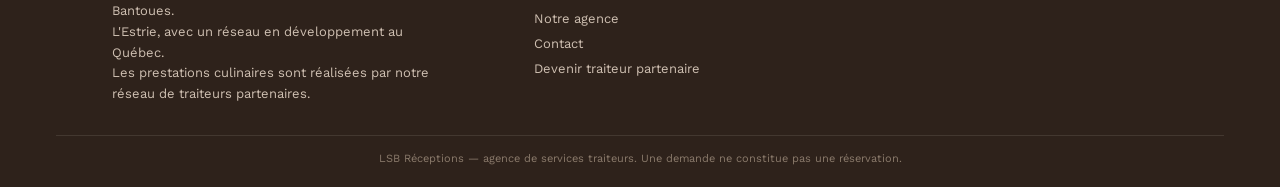
<file: evenements.html>
<!DOCTYPE html>
<html lang="fr-CA">
<head>
<meta charset="utf-8">
<meta name="viewport" content="width=device-width, initial-scale=1">
<title>Vos événements | LSB Réceptions</title>
<meta name="description" content="Entreprise, mariages, anniversaires, activités communautaires — LSB Réceptions vous accompagne pour le service traiteur de votre événement en Estrie.">
<link rel="canonical" href="https://lsbreceptions.ca/evenements">
<link rel="preconnect" href="https://fonts.googleapis.com">
<link href="https://fonts.googleapis.com/css2?family=Fraunces:ital,opsz,wght@0,9..144,460;0,9..144,560;0,9..144,650;1,9..144,500&family=Work+Sans:wght@400;500;600;700&display=swap" rel="stylesheet">
<link rel="stylesheet" href="/shared/site-base.css">
<style>
.page-hero{background:var(--panel-dark);color:var(--cream);padding:56px clamp(20px,5vw,56px) 44px;text-align:center}
.page-hero h1{font-size:clamp(26px,3.6vw,38px)}
.page-hero p{max-width:620px;margin:14px auto 0;color:#dccbbb;font-size:14.5px;line-height:1.6}
.ev-grid{display:grid;grid-template-columns:repeat(auto-fit,minmax(280px,1fr));gap:22px;max-width:1100px;margin:0 auto}
.ev-card{background:#fff;border:1px solid var(--line);border-radius:6px;padding:30px 28px}
.ev-card .ic{width:40px;height:40px;border:1px solid var(--bordeaux);border-radius:50%;display:flex;align-items:center;justify-content:center;color:var(--bordeaux);margin-bottom:16px}
.ev-card h3{font-size:19px;margin-bottom:10px}
.ev-card p{font-size:13.5px;color:var(--muted);line-height:1.65;margin:0 0 18px}
</style>
</head>
<body>

<nav id="site-nav"></nav>

<section class="page-hero">
  <div class="eyebrow">Vos événements</div>
  <h1>Un service traiteur pour chaque occasion</h1>
  <p>Quel que soit votre type d'événement, nous vous aidons à trouver la formule et le traiteur partenaire adaptés.</p>
</section>

<section>
  <div class="ev-grid">
    <div class="ev-card reveal">
      <div class="ic"><svg width="18" height="18" viewBox="0 0 24 24" fill="none" stroke="currentColor" stroke-width="1.5"><rect x="3" y="7" width="18" height="13" rx="2"/><path d="M8 7V4a1 1 0 0 1 1-1h6a1 1 0 0 1 1 1v3"/></svg></div>
      <h3>Événements d'entreprise et formations</h3>
      <p>Dîners de travail, formations, journées d'équipe — des formules pensées pour un horaire corporatif, avec options de livraison.</p>
      <a class="btn-outline btn-sm" href="/soumission?eventType=Corporatif">Demander une soumission</a>
    </div>
    <div class="ev-card reveal reveal-delay-1">
      <div class="ic"><svg width="18" height="18" viewBox="0 0 24 24" fill="none" stroke="currentColor" stroke-width="1.5"><path d="M12 3l1.8 4.6L18 9l-4.2 1.4L12 15l-1.8-4.6L6 9l4.2-1.4L12 3z"/></svg></div>
      <h3>Mariages et réceptions privées</h3>
      <p>Un accompagnement pour choisir, avec un traiteur partenaire, la formule qui correspond à votre réception et à vos invités.</p>
      <a class="btn-outline btn-sm" href="/soumission?eventType=Mariage">Demander une soumission</a>
    </div>
    <div class="ev-card reveal reveal-delay-2">
      <div class="ic"><svg width="18" height="18" viewBox="0 0 24 24" fill="none" stroke="currentColor" stroke-width="1.5"><circle cx="12" cy="12" r="9"/><path d="M8 12l2.5 2.5L16 9"/></svg></div>
      <h3>Anniversaires et célébrations</h3>
      <p>Des formules conviviales, du cocktail au repas assis, pour vos célébrations en petit ou grand comité.</p>
      <a class="btn-outline btn-sm" href="/soumission?eventType=Anniversaire">Demander une soumission</a>
    </div>
    <div class="ev-card reveal">
      <div class="ic"><svg width="18" height="18" viewBox="0 0 24 24" fill="none" stroke="currentColor" stroke-width="1.5"><circle cx="9" cy="8" r="3"/><circle cx="17" cy="9" r="2.4"/><path d="M3 20c0-3 3-5 6-5s6 2 6 5M14 20c.3-2.3 2-4 4.5-4"/></svg></div>
      <h3>Activités communautaires et associatives</h3>
      <p>Des options adaptées aux groupes communautaires, organismes et associations.</p>
      <a class="btn-outline btn-sm" href="/soumission?eventType=Communautaire">Demander une soumission</a>
    </div>
  </div>
</section>

<section class="on-dark">
  <div class="cta-block reveal" style="background:none;padding:0;max-width:700px">
    <div class="eyebrow">Hors Estrie ?</div>
    <h2 style="font-size:clamp(22px,3vw,28px)">Nous étudions aussi les demandes ailleurs au Québec</h2>
    <p>Nous commençons en Estrie, avec l'objectif de développer progressivement notre réseau au Québec. Une demande ailleurs dans la province est étudiée selon le lieu, le projet et la disponibilité de nos partenaires.</p>
    <a class="btn" href="/soumission">Demander une soumission</a>
  </div>
</section>

<footer>
  <div id="site-footer"></div>
</footer>

<script src="/shared/site-chrome.js"></script>
<script>
renderSiteChrome('evenements');
initReveal();
</script>
</body>
</html>
</file>
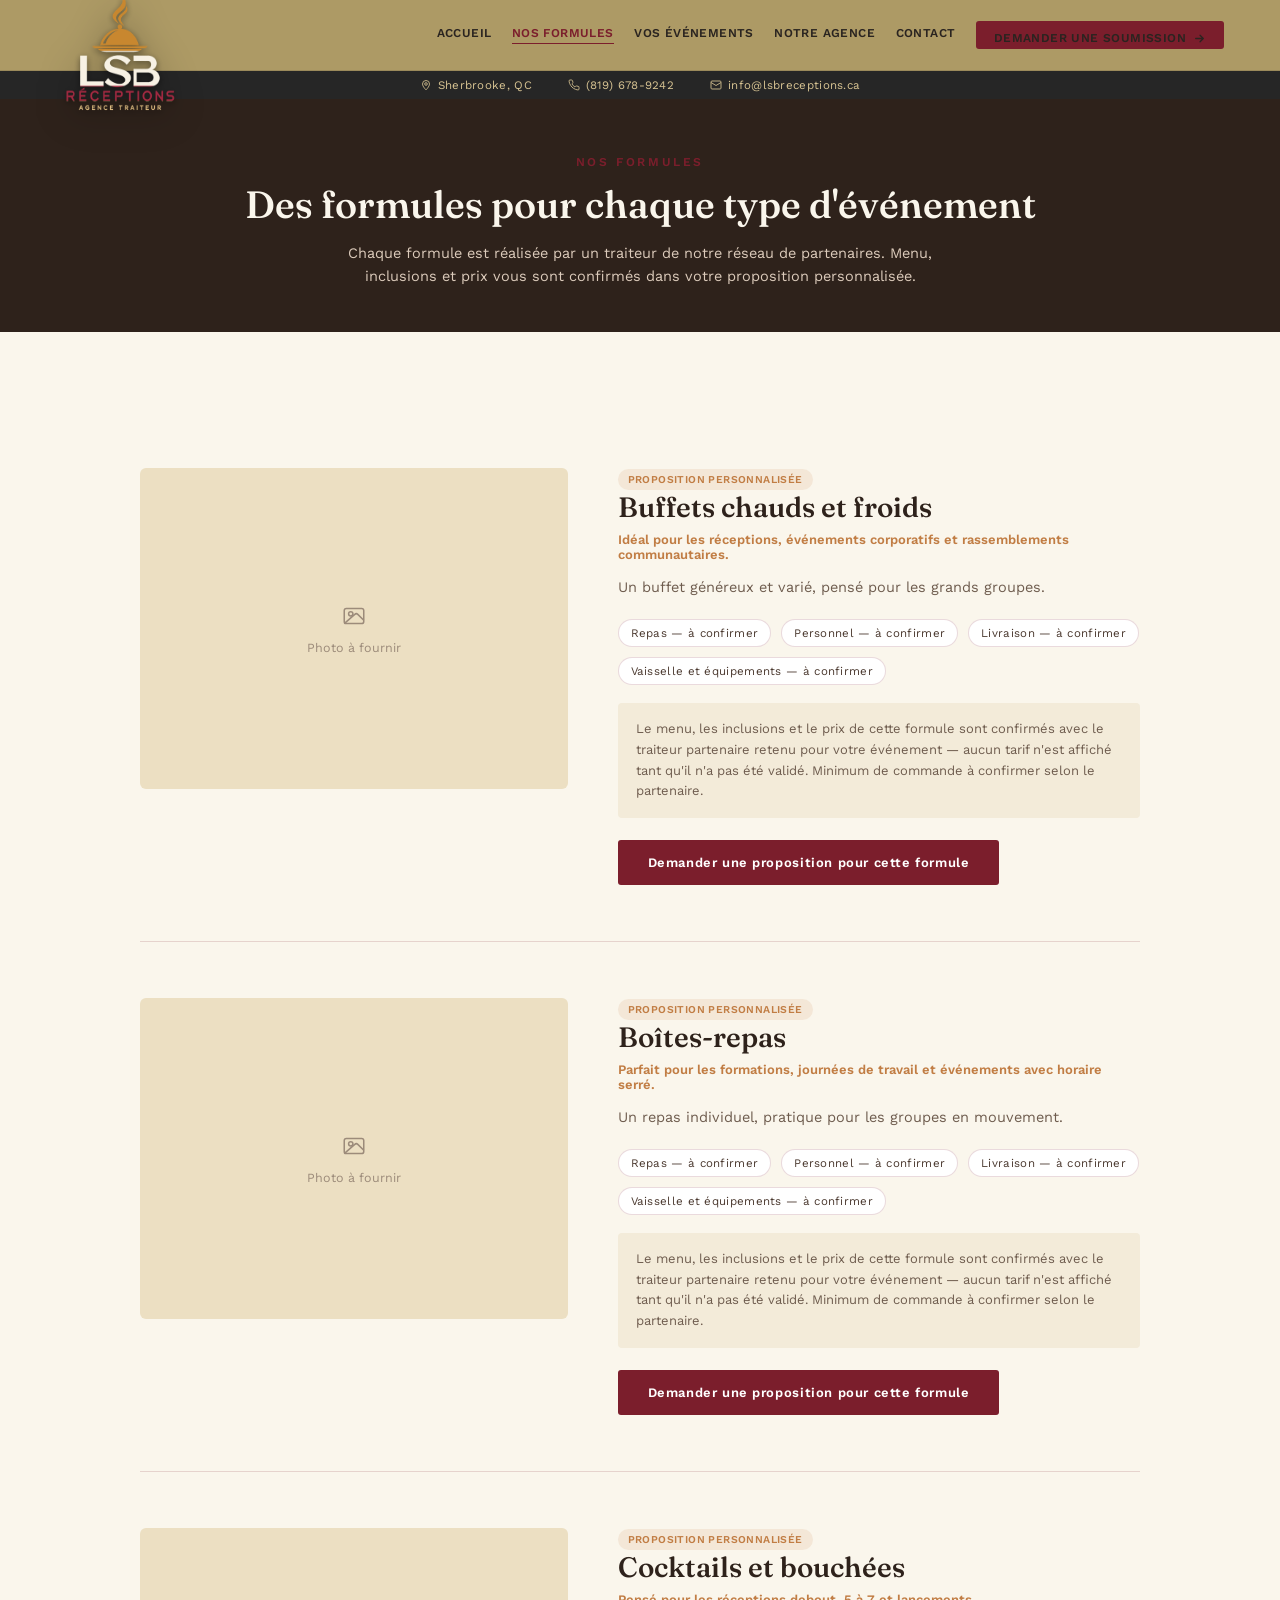
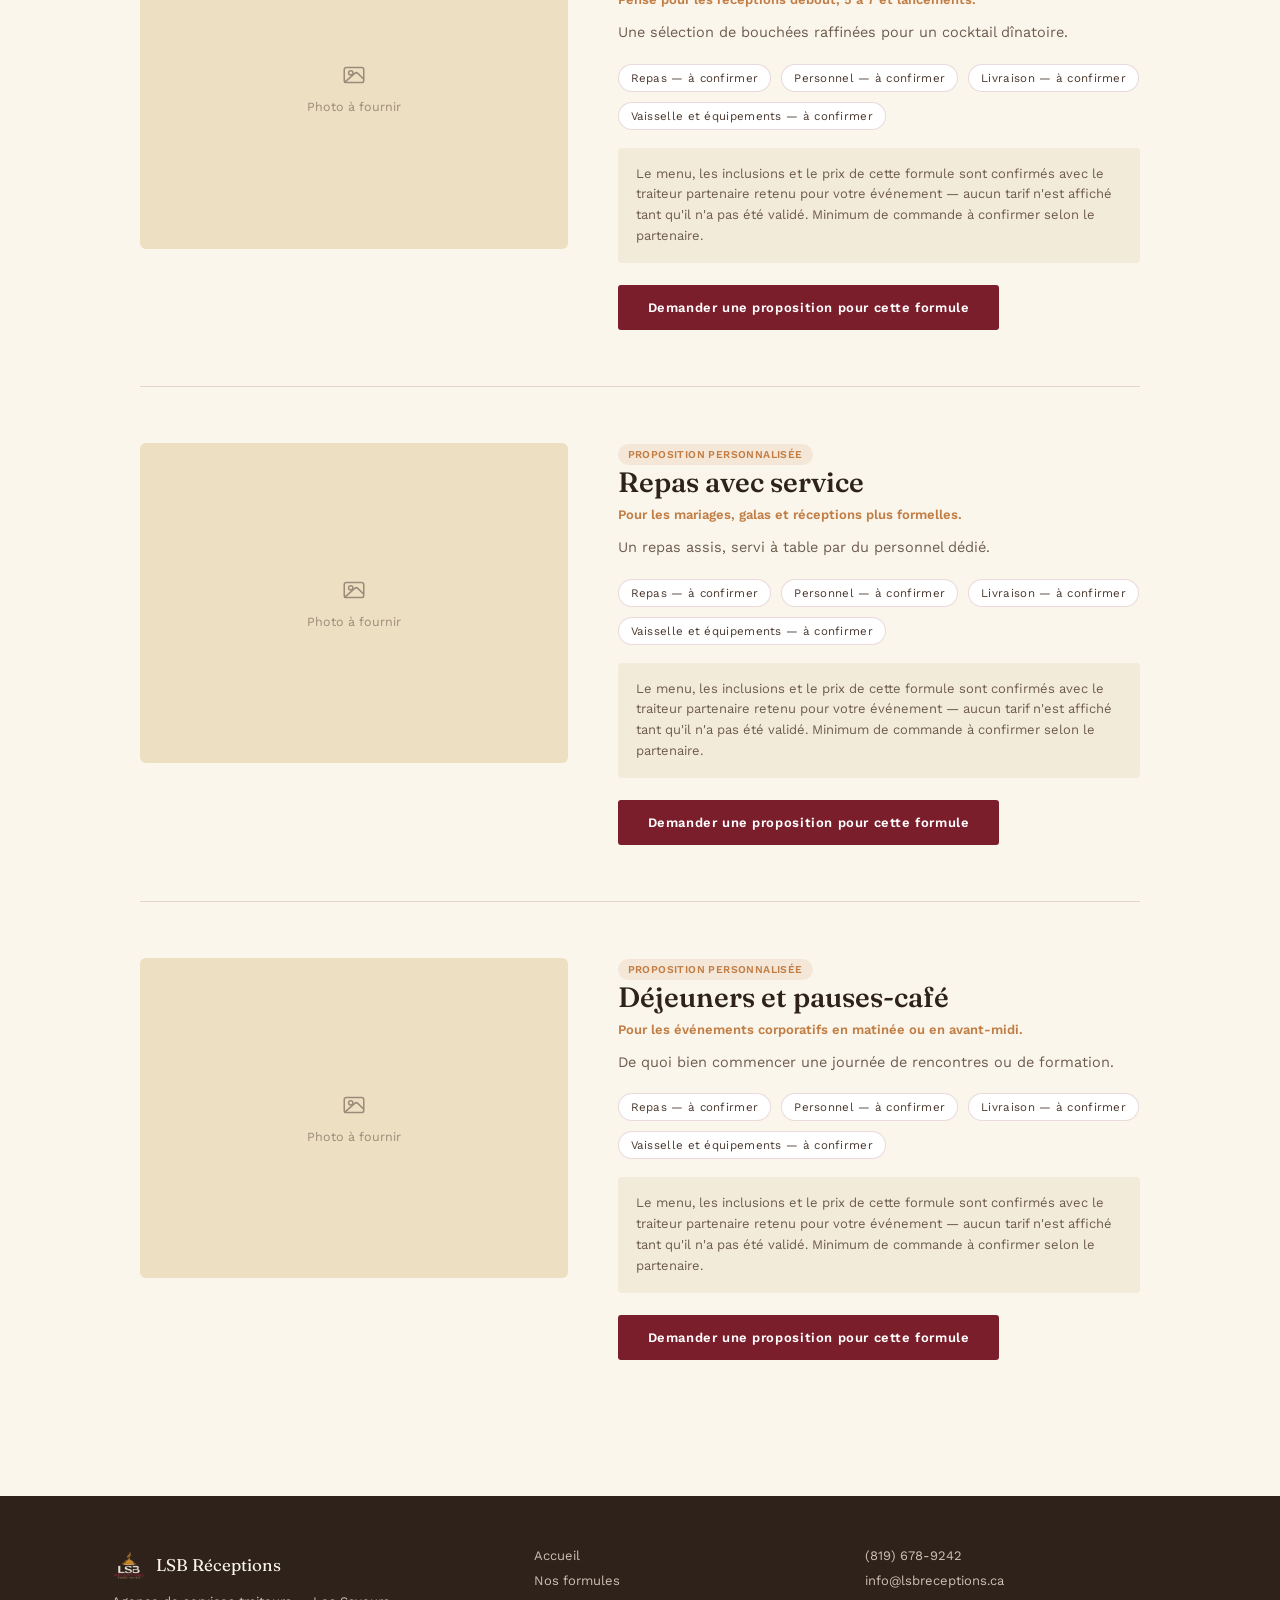
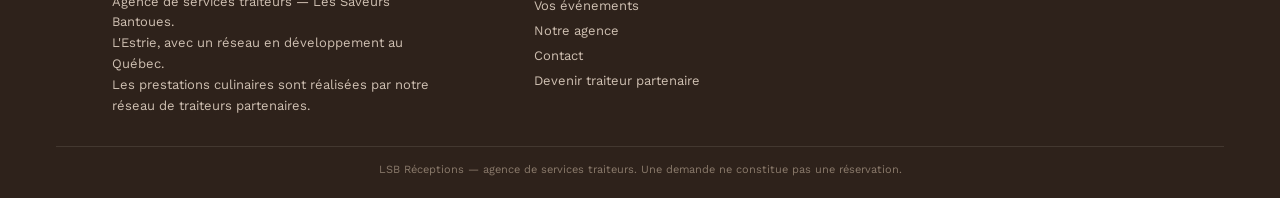
<file: formules.html>
<!DOCTYPE html>
<html lang="fr-CA">
<head>
<meta charset="utf-8">
<meta name="viewport" content="width=device-width, initial-scale=1">
<title>Nos formules traiteur | LSB Réceptions</title>
<meta name="description" content="Buffets, boîtes-repas, cocktails et bouchées, repas avec service, déjeuners et pauses-café — découvrez les formules de LSB Réceptions, réalisées par nos traiteurs partenaires en Estrie.">
<link rel="canonical" href="https://lsbreceptions.ca/formules">
<link rel="preconnect" href="https://fonts.googleapis.com">
<link href="https://fonts.googleapis.com/css2?family=Fraunces:ital,opsz,wght@0,9..144,460;0,9..144,560;0,9..144,650;1,9..144,500&family=Work+Sans:wght@400;500;600;700&display=swap" rel="stylesheet">
<link rel="stylesheet" href="/shared/site-base.css">
<style>
.page-hero{background:var(--panel-dark);color:var(--cream);padding:56px clamp(20px,5vw,56px) 44px;text-align:center}
.page-hero h1{font-size:clamp(26px,3.6vw,38px)}
.page-hero p{max-width:620px;margin:14px auto 0;color:#dccbbb;font-size:14.5px;line-height:1.6}
.formule-detail{max-width:1000px;margin:0 auto;padding:56px 0;border-bottom:1px solid var(--line)}
.formule-detail:last-child{border-bottom:none}
.fd-grid{display:grid;grid-template-columns:.9fr 1.1fr;gap:clamp(28px,5vw,50px);align-items:start}
.fd-photo{aspect-ratio:4/3;border-radius:6px;overflow:hidden;background:var(--cream-3);display:flex;align-items:center;justify-content:center;color:var(--faint);font-size:12.5px;text-align:center;padding:20px}
.fd-photo img{width:100%;height:100%;object-fit:cover}
.fd-body h2{font-size:clamp(22px,2.8vw,28px)}
.fd-body .occasions{font-size:13px;color:var(--champagne);font-weight:600;margin-top:8px}
.fd-body .desc{font-size:14.5px;color:var(--muted);line-height:1.7;margin-top:14px;max-width:520px}
.fd-notice{background:var(--cream-2);border-radius:4px;padding:16px 18px;margin-top:18px;font-size:13px;color:var(--muted);line-height:1.6}
.fd-inclusions{display:flex;flex-wrap:wrap;gap:10px;margin-top:18px}
.fd-tag{font-size:11.5px;letter-spacing:.3px;color:var(--ink-soft);background:#fff;border:1px solid var(--line);padding:6px 12px;border-radius:999px}
@media (max-width:760px){ .fd-grid{grid-template-columns:1fr} }
</style>
</head>
<body>

<nav id="site-nav"></nav>

<section class="page-hero">
  <div class="eyebrow">Nos formules</div>
  <h1>Des formules pour chaque type d'événement</h1>
  <p>Chaque formule est réalisée par un traiteur de notre réseau de partenaires. Menu, inclusions et prix vous sont confirmés dans votre proposition personnalisée.</p>
</section>

<section>
  <div id="formules-list" style="max-width:1000px;margin:0 auto"></div>
</section>

<footer>
  <div id="site-footer"></div>
</footer>

<script src="/shared/site-chrome.js"></script>
<script src="./formules-data.js"></script>
<script>
const INCLUSION_CATEGORIES = ['Repas', 'Personnel', 'Livraison', 'Vaisselle et équipements'];

function renderFormulesList(){
  const el = document.getElementById('formules-list');
  el.innerHTML = FORMULES.map(f => `
    <div class="formule-detail reveal" id="${f.id}">
      <div class="fd-grid">
        <div class="fd-photo">
          ${f.photo ? `<img src="${f.photo}" alt="${f.name} — photo de référence" loading="lazy">` : `
            <div>
              <svg width="26" height="26" viewBox="0 0 24 24" fill="none" stroke="currentColor" stroke-width="1.4" style="margin-bottom:8px"><rect x="3" y="5" width="18" height="14" rx="2"/><circle cx="9" cy="10" r="2"/><path d="M21 16l-5.5-5.5a2 2 0 00-2.8 0L3 19"/></svg>
              <div>Photo à fournir</div>
            </div>`}
        </div>
        <div class="fd-body">
          <span class="f-status">Proposition personnalisée</span>
          <h2>${f.name}</h2>
          <div class="occasions">${f.occasions}</div>
          <p class="desc">${f.short}</p>
          <div class="fd-inclusions">
            ${INCLUSION_CATEGORIES.map(c => `<span class="fd-tag">${c} — à confirmer</span>`).join('')}
          </div>
          <div class="fd-notice">Le menu, les inclusions et le prix de cette formule sont confirmés avec le traiteur partenaire retenu pour votre événement — aucun tarif n'est affiché tant qu'il n'a pas été validé. Minimum de commande à confirmer selon le partenaire.</div>
          <div style="margin-top:22px">
            <a class="btn" href="/soumission?formule=${f.id}">Demander une proposition pour cette formule</a>
          </div>
        </div>
      </div>
    </div>`).join('');
  initReveal();
}
renderSiteChrome('formules');
renderFormulesList();
</script>
</body>
</html>
</file>
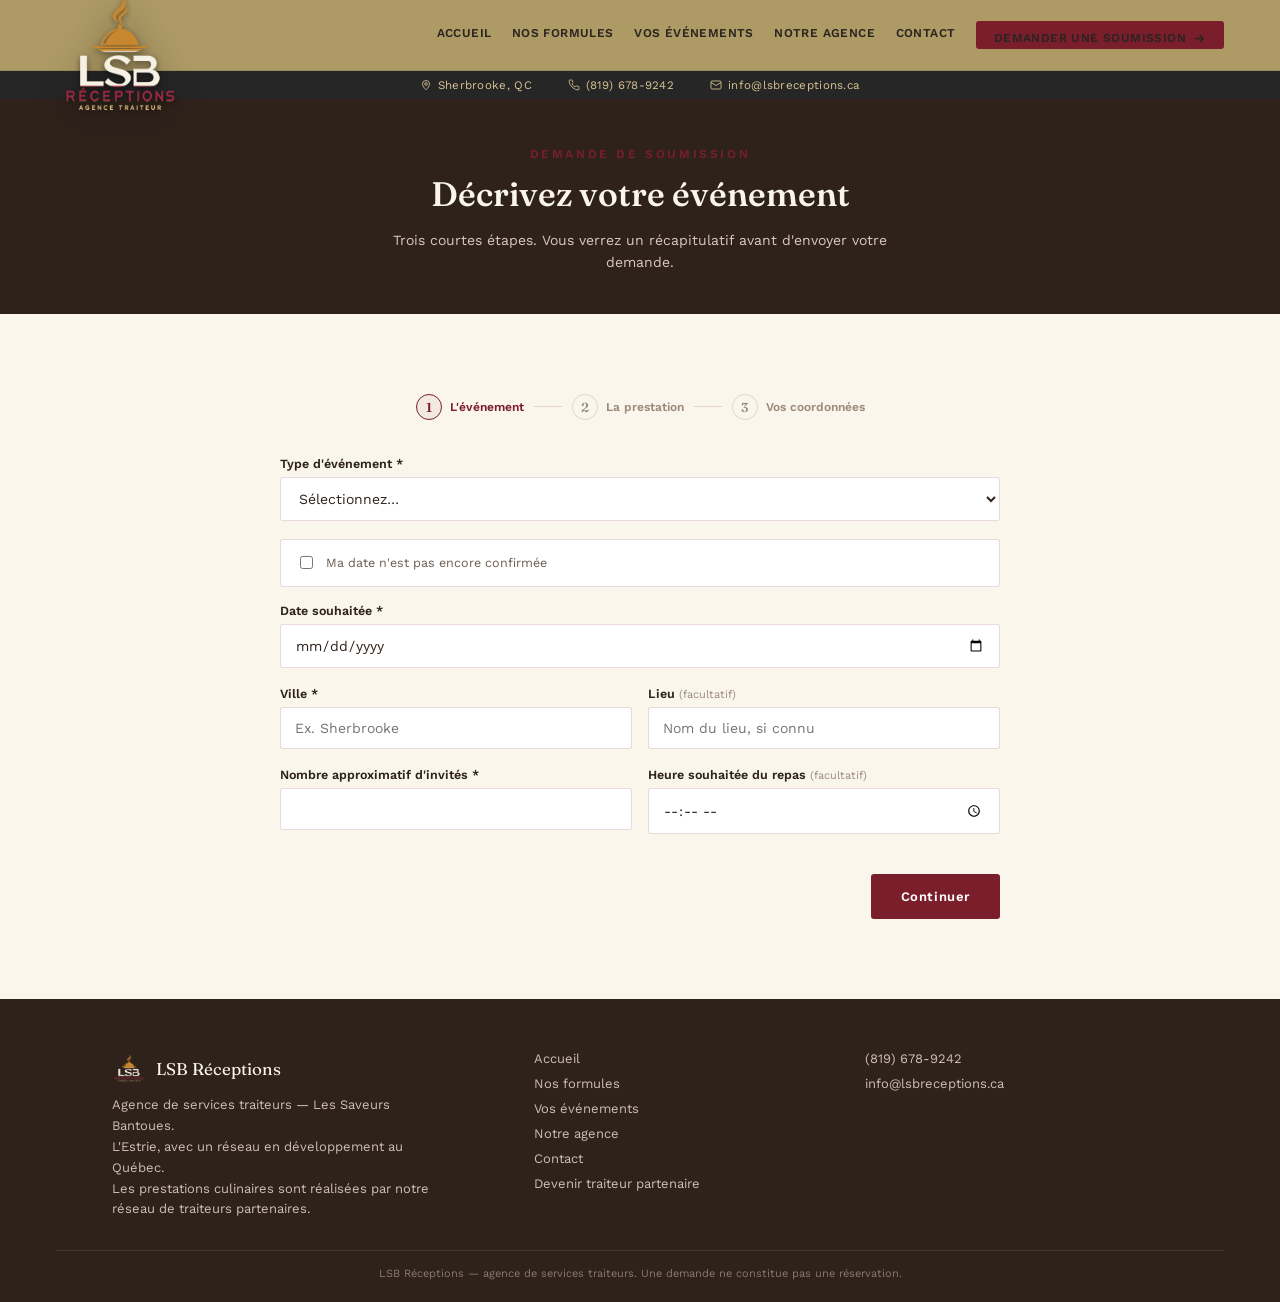
<file: soumission.html>
<!DOCTYPE html>
<html lang="fr-CA">
<head>
<meta charset="utf-8">
<meta name="viewport" content="width=device-width, initial-scale=1">
<title>Demander une soumission | LSB Réceptions</title>
<meta name="description" content="Décrivez votre événement en quelques étapes et recevez une proposition personnalisée de LSB Réceptions et de notre réseau de traiteurs partenaires.">
<link rel="canonical" href="https://lsbreceptions.ca/soumission">
<link rel="preconnect" href="https://fonts.googleapis.com">
<link href="https://fonts.googleapis.com/css2?family=Fraunces:ital,opsz,wght@0,9..144,460;0,9..144,560;0,9..144,650;1,9..144,500&family=Work+Sans:wght@400;500;600;700&display=swap" rel="stylesheet">
<link rel="stylesheet" href="/shared/site-base.css">
<style>
.page-hero{background:var(--panel-dark);color:var(--cream);padding:48px clamp(20px,5vw,56px) 40px;text-align:center}
.page-hero h1{font-size:clamp(24px,3.4vw,34px)}
.page-hero p{max-width:560px;margin:14px auto 0;color:#dccbbb;font-size:14px;line-height:1.6}
.choice-grid{display:grid;grid-template-columns:repeat(2,1fr);gap:10px;margin-bottom:20px}
@media (max-width:560px){ .choice-grid{grid-template-columns:1fr} }
.choice-card{border:1px solid var(--line);background:#fff;border-radius:4px;padding:13px 15px;cursor:pointer;font-size:12.5px;color:var(--ink);text-align:left}
.choice-card.is-active{border-color:var(--bordeaux);background:rgba(123,30,44,.05)}
</style>
</head>
<body>

<nav id="site-nav"></nav>

<section class="page-hero">
  <div class="eyebrow">Demande de soumission</div>
  <h1>Décrivez votre événement</h1>
  <p>Trois courtes étapes. Vous verrez un récapitulatif avant d'envoyer votre demande.</p>
</section>

<section>
  <div class="form-wrap">
    <div class="step-indicator" id="step-indicator"></div>

    <form id="quote-form" novalidate>
      <div id="form-error-slot"></div>
      <div style="position:absolute;left:-9999px;width:1px;height:1px;overflow:hidden" aria-hidden="true">
        <label for="website">Laisser vide</label>
        <input type="text" id="website" name="website" tabindex="-1" autocomplete="off">
      </div>

      <!-- ============ ÉTAPE 1 — L'ÉVÉNEMENT ============ -->
      <div class="form-step" data-step="1">
        <div class="field">
          <label for="eventType">Type d'événement *</label>
          <select id="eventType">
            <option value="" disabled selected>Sélectionnez…</option>
            <option value="Mariage">Mariage</option>
            <option value="Anniversaire">Anniversaire / célébration</option>
            <option value="Corporatif">Événement d'entreprise / formation</option>
            <option value="Communautaire">Activité communautaire / associative</option>
            <option value="Autre">Autre</option>
          </select>
        </div>
        <label class="check-row">
          <input type="checkbox" id="date-tbd">
          <span>Ma date n'est pas encore confirmée</span>
        </label>
        <div class="field" id="event-date-field">
          <label for="eventDate">Date souhaitée *</label>
          <input type="date" id="eventDate">
        </div>
        <div class="field-grid">
          <div class="field"><label for="city">Ville *</label><input type="text" id="city" placeholder="Ex. Sherbrooke"></div>
          <div class="field"><label for="venue">Lieu <span class="hint">(facultatif)</span></label><input type="text" id="venue" placeholder="Nom du lieu, si connu"></div>
        </div>
        <div class="field-grid">
          <div class="field"><label for="guestCount">Nombre approximatif d'invités *</label><input type="number" id="guestCount" min="1" max="2000"></div>
          <div class="field"><label for="mealTime">Heure souhaitée du repas <span class="hint">(facultatif)</span></label><input type="time" id="mealTime"></div>
        </div>
        <div class="step-nav">
          <span></span>
          <button type="button" class="btn" data-next>Continuer</button>
        </div>
      </div>

      <!-- ============ ÉTAPE 2 — LA PRESTATION ============ -->
      <div class="form-step" data-step="2">
        <div class="field">
          <label for="formule">Formule souhaitée <span class="hint">(facultatif)</span></label>
          <select id="formule">
            <option value="">Je ne sais pas encore / proposez-moi une option</option>
            <option value="buffets">Buffets chauds et froids</option>
            <option value="boites-repas">Boîtes-repas</option>
            <option value="cocktails">Cocktails et bouchées</option>
            <option value="repas-service">Repas avec service</option>
            <option value="dejeuners">Déjeuners et pauses-café</option>
          </select>
        </div>
        <div class="field"><label for="preferences">Préférences culinaires <span class="hint">(facultatif)</span></label><textarea id="preferences" placeholder="Cuisines, styles ou plats que vous aimeriez retrouver"></textarea></div>
        <div class="field"><label for="budget">Budget indicatif <span class="hint">(facultatif, par personne ou global)</span></label><input type="text" id="budget" placeholder="Ex. 25 $ / personne, ou 2000 $ au total"></div>
        <div class="field">
          <label>Services souhaités <span class="hint">(facultatif)</span></label>
          <label class="check-row"><input type="checkbox" id="svc-livraison"><span>Livraison</span></label>
          <label class="check-row"><input type="checkbox" id="svc-installation"><span>Installation sur place</span></label>
          <label class="check-row"><input type="checkbox" id="svc-personnel"><span>Personnel de service</span></label>
        </div>
        <div class="field"><label for="allergies">Besoins alimentaires ou allergies à signaler <span class="hint">(facultatif)</span></label><textarea id="allergies" placeholder="Ex. 2 repas végétariens, 1 sans gluten…"></textarea></div>
        <p style="font-size:11.5px;color:var(--faint);margin:-6px 0 20px">Ces besoins sont transmis au traiteur partenaire pressenti, qui confirme ce qu'il peut offrir — aucune absence d'allergène n'est garantie avant cette confirmation.</p>
        <div class="step-nav">
          <button type="button" class="btn-outline" data-back>Retour</button>
          <button type="button" class="btn" data-next>Continuer</button>
        </div>
      </div>

      <!-- ============ ÉTAPE 3 — COORDONNÉES ============ -->
      <div class="form-step" data-step="3">
        <div class="field-grid">
          <div class="field"><label for="name">Prénom et nom *</label><input type="text" id="name" autocomplete="name"></div>
          <div class="field"><label for="organization">Organisation <span class="hint">(facultatif)</span></label><input type="text" id="organization" autocomplete="organization"></div>
        </div>
        <div class="field-grid">
          <div class="field"><label for="email">Courriel *</label><input type="email" id="email" autocomplete="email"></div>
          <div class="field"><label for="phone">Téléphone *</label><input type="tel" id="phone" autocomplete="tel"></div>
        </div>
        <div class="field"><label for="comments">Commentaires <span class="hint">(facultatif)</span></label><textarea id="comments"></textarea></div>

        <div class="recap" id="recap"></div>

        <label class="check-row">
          <input type="checkbox" id="consent" required>
          <span>Je comprends que cette demande est une demande de soumission, pas une réservation confirmée, et que mes renseignements seront transmis à un traiteur partenaire uniquement après confirmation du choix retenu.</span>
        </label>

        <div class="step-nav">
          <button type="button" class="btn-outline" data-back>Retour</button>
          <button type="submit" class="btn" id="submit-btn">Envoyer ma demande de soumission</button>
        </div>
      </div>
    </form>

    <div id="quote-success" style="display:none">
      <div class="confirm-screen">
        <div class="confirm-check">✓</div>
        <h3 style="font-family:'Fraunces',serif">Votre demande est envoyée.</h3>
        <p style="color:var(--muted);margin-top:10px">Merci ! Notre équipe prépare une proposition avec un traiteur partenaire adapté et vous contactera directement. Cette référence confirme la réception de votre demande — pas une réservation.</p>
        <div class="confirm-ref" id="quote-ref"></div>
        <div style="margin-top:26px">
          <a class="btn" href="/">Retour à l'accueil</a>
        </div>
      </div>
    </div>
  </div>
</section>

<footer>
  <div id="site-footer"></div>
</footer>

<script src="/shared/site-chrome.js"></script>
<script>
const TOTAL_STEPS = 3;
let currentStep = 1;
const STEP_LABELS = ["L'événement", 'La prestation', 'Vos coordonnées'];

function renderStepIndicator(){
  const el = document.getElementById('step-indicator');
  el.innerHTML = STEP_LABELS.map((label, i) => {
    const n = i + 1;
    const cls = n < currentStep ? 'is-done' : (n === currentStep ? 'is-active' : '');
    const sep = n < TOTAL_STEPS ? '<span class="step-sep"></span>' : '';
    return `<div class="step-dot ${cls}"><span class="n">${n < currentStep ? '✓' : n}</span>${label}</div>${sep}`;
  }).join('');
}

function showStep(n){
  currentStep = n;
  document.querySelectorAll('.form-step').forEach(s => s.classList.toggle('is-active', parseInt(s.dataset.step,10) === n));
  renderStepIndicator();
  if (n === 3) renderRecap();
  window.scrollTo({ top: document.getElementById('quote-form').offsetTop - 100, behavior: 'smooth' });
}

function showError(msg){
  const errorSlot = document.getElementById('form-error-slot');
  errorSlot.innerHTML = `<div class="error-box">${msg}</div>`;
  errorSlot.scrollIntoView({ behavior:'smooth', block:'center' });
}
function clearError(){ document.getElementById('form-error-slot').innerHTML = ''; }

function validateStep1(){
  const eventType = document.getElementById('eventType').value;
  const dateTbd = document.getElementById('date-tbd').checked;
  const eventDate = document.getElementById('eventDate').value;
  const city = document.getElementById('city').value.trim();
  const guestCount = document.getElementById('guestCount').value;
  if (!eventType){ showError("Merci de choisir le type d'événement."); return false; }
  if (!dateTbd && !eventDate){ showError('Merci d\'indiquer une date, ou de cocher « date à confirmer ».'); return false; }
  if (!city){ showError('Merci d\'indiquer la ville.'); return false; }
  if (!guestCount || parseInt(guestCount,10) < 1){ showError("Merci d'indiquer le nombre approximatif d'invités."); return false; }
  return true;
}
function validateStep3(){
  const name = document.getElementById('name').value.trim();
  const email = document.getElementById('email').value.trim();
  const phone = document.getElementById('phone').value.trim();
  const consent = document.getElementById('consent').checked;
  if (!name){ showError('Merci d\'indiquer votre nom.'); return false; }
  if (!email || !/^[^\s@]+@[^\s@]+\.[^\s@]+$/.test(email)){ showError('Merci d\'entrer une adresse courriel valide.'); return false; }
  if (!phone){ showError('Merci d\'indiquer votre téléphone.'); return false; }
  if (!consent){ showError('Merci de cocher la case de consentement.'); return false; }
  return true;
}

document.getElementById('date-tbd').addEventListener('change', (e) => {
  const field = document.getElementById('event-date-field');
  field.style.display = e.target.checked ? 'none' : 'block';
  if (e.target.checked) document.getElementById('eventDate').value = '';
});

document.querySelectorAll('[data-next]').forEach(btn => btn.addEventListener('click', () => {
  clearError();
  if (currentStep === 1 && !validateStep1()) return;
  showStep(currentStep + 1);
}));
document.querySelectorAll('[data-back]').forEach(btn => btn.addEventListener('click', () => {
  clearError();
  showStep(currentStep - 1);
}));

const FORMULE_LABELS = {
  'buffets': 'Buffets chauds et froids', 'boites-repas': 'Boîtes-repas', 'cocktails': 'Cocktails et bouchées',
  'repas-service': 'Repas avec service', 'dejeuners': 'Déjeuners et pauses-café',
};
function recapRow(label, value){
  return `<div class="recap-row"><span class="rl">${label}</span><span class="rv">${value || '—'}</span></div>`;
}
function renderRecap(){
  const el = document.getElementById('recap');
  const dateTbd = document.getElementById('date-tbd').checked;
  const services = [];
  if (document.getElementById('svc-livraison').checked) services.push('Livraison');
  if (document.getElementById('svc-installation').checked) services.push('Installation');
  if (document.getElementById('svc-personnel').checked) services.push('Personnel de service');
  const formuleVal = document.getElementById('formule').value;
  el.innerHTML = [
    recapRow("Type d'événement", document.getElementById('eventType').value),
    recapRow('Date', dateTbd ? 'À confirmer' : document.getElementById('eventDate').value),
    recapRow('Ville', document.getElementById('city').value),
    recapRow('Invités (approx.)', document.getElementById('guestCount').value),
    recapRow('Formule souhaitée', formuleVal ? FORMULE_LABELS[formuleVal] : 'À proposer'),
    recapRow('Services', services.join(', ') || 'Aucun sélectionné'),
  ].join('');
}

function todayISO(){ const d = new Date(); return `${d.getFullYear()}-${String(d.getMonth()+1).padStart(2,'0')}-${String(d.getDate()).padStart(2,'0')}`; }
document.getElementById('eventDate').setAttribute('min', todayISO());

const FORM_LOADED_AT = Date.now();

document.getElementById('quote-form').addEventListener('submit', async (e) => {
  e.preventDefault();
  clearError();
  if (!validateStep3()) return;

  const services = [];
  if (document.getElementById('svc-livraison').checked) services.push('Livraison');
  if (document.getElementById('svc-installation').checked) services.push('Installation');
  if (document.getElementById('svc-personnel').checked) services.push('Personnel de service');

  const payload = {
    eventType: document.getElementById('eventType').value,
    dateTbd: document.getElementById('date-tbd').checked,
    eventDate: document.getElementById('eventDate').value,
    city: document.getElementById('city').value.trim(),
    venue: document.getElementById('venue').value.trim(),
    guestCount: document.getElementById('guestCount').value,
    mealTime: document.getElementById('mealTime').value,
    formule: document.getElementById('formule').value,
    preferences: document.getElementById('preferences').value.trim(),
    budget: document.getElementById('budget').value.trim(),
    services,
    allergies: document.getElementById('allergies').value.trim(),
    name: document.getElementById('name').value.trim(),
    organization: document.getElementById('organization').value.trim(),
    email: document.getElementById('email').value.trim(),
    phone: document.getElementById('phone').value.trim(),
    comments: document.getElementById('comments').value.trim(),
    website: document.getElementById('website').value,
    formLoadedAt: FORM_LOADED_AT,
  };

  const submitBtn = document.getElementById('submit-btn');
  submitBtn.disabled = true;
  submitBtn.textContent = 'Envoi…';

  try {
    const res = await fetch('/.netlify/functions/quote-request', {
      method: 'POST', headers: { 'Content-Type': 'application/json' }, body: JSON.stringify(payload),
    });
    const data = await res.json().catch(() => ({}));
    if (!res.ok || !data.success) throw new Error(data.message || "Erreur lors de l'envoi.");

    document.getElementById('quote-form').style.display = 'none';
    document.getElementById('step-indicator').style.display = 'none';
    document.getElementById('quote-ref').textContent = `Référence : ${data.quoteRef || '—'}`;
    document.getElementById('quote-success').style.display = 'block';
    document.getElementById('quote-success').scrollIntoView({ behavior:'smooth', block:'start' });
  } catch (err) {
    console.error('[soumission:submit]', err);
    showError(err.message || 'Une erreur est survenue lors de l\'envoi. Vos réponses sont conservées — vous pouvez réessayer.');
    submitBtn.disabled = false;
    submitBtn.textContent = 'Envoyer ma demande de soumission';
  }
});

function applyUrlParams(){
  const params = new URLSearchParams(window.location.search);
  const formule = params.get('formule');
  if (formule) document.getElementById('formule').value = formule;
  const eventType = params.get('eventType');
  if (eventType) document.getElementById('eventType').value = eventType;
}

renderSiteChrome('soumission');
applyUrlParams();
showStep(1);
</script>
</body>
</html>
</file>
<file: shared/site-base.css>
/* ============================================================
   LSB RÉCEPTIONS — système visuel commun.
   Identité distincte des autres sites (palette, typographie) :
   agence indépendante, aucune réutilisation de marque.
   ============================================================ */
html,body{margin:0;padding:0;scroll-behavior:smooth}
*{box-sizing:border-box}
::selection{background:#7b1e2c;color:#faf6ec}

:root{
  --ink:#2e221b;
  --ink-soft:#4a382e;
  --cream:#faf6ec;
  --cream-2:#f3ebd9;
  --cream-3:#ecdfc2;
  --bordeaux:#7b1e2c;
  --bordeaux-hover:#631723;
  --bordeaux-soft:#9c3344;
  --champagne:#c17d44;
  --champagne-soft:#d9a872;
  --muted:#6e5c4e;
  --faint:#9c8b7a;
  --line:rgba(123,30,44,.16);
  --panel-dark:#2e221b;
  --panel-dark-2:#3a2b21;
}

body{font-family:'Work Sans',sans-serif;background:var(--cream);color:var(--ink);overflow-x:hidden}
a{color:inherit}
img{max-width:100%}
.wrap{max-width:1200px;margin:0 auto;padding:0 clamp(20px,5vw,56px)}
h1,h2,h3{font-family:'Fraunces',serif;font-weight:560;margin:0;text-wrap:balance}
.eyebrow{font-size:12px;letter-spacing:2.6px;text-transform:uppercase;color:var(--bordeaux);margin-bottom:12px;font-weight:600}
.on-dark .eyebrow{color:var(--champagne-soft)}

.btn{display:inline-flex;align-items:center;gap:8px;cursor:pointer;text-decoration:none;background:var(--bordeaux);color:#fff;padding:15px 30px;font-size:13px;letter-spacing:.6px;border-radius:3px;border:none;font-family:'Work Sans',sans-serif;font-weight:600;transition:background .2s,box-shadow .2s,transform .2s}
.btn:hover{background:var(--bordeaux-hover);box-shadow:0 10px 24px rgba(123,30,44,.25);transform:translateY(-1px)}
.btn-outline{display:inline-flex;align-items:center;gap:8px;text-decoration:none;border:1.5px solid var(--ink);color:var(--ink);padding:14px 28px;font-size:13px;letter-spacing:.6px;border-radius:3px;transition:border-color .2s,color .2s,background .2s;background:none;cursor:pointer;font-family:'Work Sans',sans-serif;font-weight:600}
.btn-outline:hover{border-color:var(--bordeaux);color:var(--bordeaux)}
.btn-outline.on-dark{border-color:rgba(250,246,236,.4);color:var(--cream)}
.btn-outline.on-dark:hover{border-color:var(--champagne-soft);color:var(--champagne-soft)}
.btn-sm{padding:10px 18px;font-size:12px}
.btn-block{width:100%;justify-content:center}

.reveal{opacity:0;transform:translateY(14px);transition:opacity .5s ease,transform .5s ease}
.reveal.is-visible{opacity:1;transform:none}
.reveal-delay-1.is-visible{transition-delay:.08s}
.reveal-delay-2.is-visible{transition-delay:.16s}
@media (prefers-reduced-motion:reduce){ .reveal{opacity:1!important;transform:none!important;transition:none!important} html{scroll-behavior:auto} }

/* ============ NAV (deux barres : menu doré + coordonnées anthracite) ============ */
nav{position:sticky;top:0;z-index:100;display:flex;flex-direction:column;overflow:visible}
.nav-top{position:relative;display:flex;align-items:center;justify-content:space-between;gap:18px;padding:10px clamp(20px,5vw,56px);background:#ad9a65;border-bottom:1px solid rgba(0,0,0,.1)}
.nav-contact-bar{display:flex;align-items:center;justify-content:center;gap:clamp(14px,3vw,36px);padding:7px clamp(20px,5vw,56px);background:#262626;font-size:11.5px;letter-spacing:.3px;flex-wrap:wrap}
.nav-contact-item{display:inline-flex;align-items:center;gap:6px;text-decoration:none;color:#d8c493}
.nav-contact-item svg{flex-shrink:0;opacity:.85}
a.nav-contact-item:hover{color:#fff}
.logo{position:relative;display:block;width:128px;height:50px;flex-shrink:0}
.logo img{position:absolute;left:0;top:-32px;height:148px;width:auto;z-index:20;filter:drop-shadow(0 2px 3px rgba(0,0,0,.45)) drop-shadow(0 8px 18px rgba(0,0,0,.35))}
@media (max-width:860px){
  .logo{width:84px;height:44px}
  .logo img{height:96px;top:-24px}
}
.nav-toggle{display:none;flex-direction:column;justify-content:center;gap:4px;background:none;border:none;cursor:pointer;padding:8px;margin-left:auto}
.nav-toggle span{width:20px;height:1.5px;background:#2a2420;display:block}
.nav-links{display:flex;align-items:center;gap:clamp(10px,1.6vw,22px);flex-wrap:nowrap;font-size:12.5px}
.nav-links>a{text-decoration:none;color:#2a2420;border-bottom:1px solid transparent;padding-bottom:3px;white-space:nowrap;font-weight:600;letter-spacing:.4px;text-transform:uppercase;font-size:12px}
.nav-links>a:hover,.nav-links>a.is-current{color:var(--bordeaux);border-color:var(--bordeaux)}
.nav-cta{white-space:nowrap;display:inline-flex;align-items:center;gap:7px;color:#F3E3C3}
@media (max-width:980px){ .nav-cta{display:none} }
@media (max-width:860px){
  .nav-toggle{display:flex}
  .nav-toggle span{background:#2a2420}
  .nav-links{position:absolute;top:100%;left:0;right:0;z-index:30;flex-direction:column;align-items:stretch;gap:0;background:var(--cream);border-bottom:1px solid var(--line);padding:6px 20px 16px;max-height:calc(100vh - 56px);overflow-y:auto;transform:translateY(-8px);opacity:0;pointer-events:none;transition:opacity .2s,transform .2s;box-shadow:0 14px 24px rgba(46,34,27,.12)}
  .nav-links.is-open{transform:none;opacity:1;pointer-events:auto}
  .nav-links>a{padding:14px 2px;border-bottom:1px solid var(--line);color:var(--ink-soft)}
  .nav-cta{display:inline-flex;justify-content:center;margin-top:10px}
  .nav-contact-bar{gap:12px;font-size:10.5px;padding:6px clamp(20px,5vw,56px)}
}

/* ============ FOOTER ============ */
footer{background:var(--panel-dark);color:#cfc0b2;padding:52px clamp(20px,5vw,56px) 0}
.footer-grid{display:grid;grid-template-columns:1.3fr 1fr 1fr;gap:28px;padding-bottom:30px;border-bottom:1px solid rgba(250,246,236,.1)}
.footer-brand{display:flex;align-items:center;gap:10px;margin-bottom:10px}
.footer-brand img{height:34px;width:auto}
.footer-brand span{font-family:'Fraunces',serif;color:var(--cream);font-size:17px}
.footer-grid p{font-size:13px;line-height:1.6;margin:0;max-width:320px;color:#cfc0b2}
.footer-links{display:flex;flex-direction:column;gap:10px;font-size:13px}
.footer-links a{text-decoration:none;color:#cfc0b2}
.footer-links a:hover{color:var(--champagne-soft)}
.footer-partner{font-size:12px;color:#a2907f;margin-top:4px}
.footer-bottom{max-width:1200px;margin:0 auto;padding:16px clamp(20px,5vw,56px) 22px;font-size:11px;color:#8a7a6b;text-align:center}
@media (max-width:700px){ .footer-grid{grid-template-columns:1fr;gap:22px} }

/* ============ SECTIONS ============ */
section{padding:80px clamp(20px,5vw,56px)}
.on-dark{background:var(--panel-dark);color:var(--cream)}
.on-dark .section-head p{color:#cfc0b2}
.on-cream2{background:var(--cream-2)}
.section-head{text-align:center;max-width:640px;margin:0 auto 46px}
.section-head p{color:var(--muted);font-size:14.5px;line-height:1.65;margin-top:12px}
.section-head h2{font-size:clamp(25px,3.4vw,36px)}

/* ============ FAQ ============ */
.faq{max-width:760px;margin:0 auto}
details{border-bottom:1px solid var(--line);padding:20px 0}
.on-dark details{border-color:rgba(250,246,236,.12)}
summary{cursor:pointer;list-style:none;display:flex;justify-content:space-between;gap:16px;font-family:'Fraunces',serif;font-size:17px}
summary::-webkit-details-marker{display:none}
summary::after{content:'+';color:var(--bordeaux);font-size:20px}
.on-dark summary::after{color:var(--champagne-soft)}
details[open] summary::after{content:'−'}
details p{font-size:13.5px;color:var(--muted);line-height:1.7;margin:12px 0 0}
.on-dark details p{color:#cfc0b2}

.cta-block{text-align:center;background:var(--panel-dark);color:var(--cream);padding:52px clamp(24px,5vw,56px);max-width:820px;margin:0 auto;border-radius:4px}
.cta-block .eyebrow{color:var(--champagne-soft)}
.cta-block p{color:#cfc0b2;font-size:14.5px;margin:12px 0 26px}

/* ============ CARTES FORMULES / OCCASIONS ============ */
.card-grid{display:grid;grid-template-columns:repeat(auto-fit,minmax(260px,1fr));gap:22px;max-width:1200px;margin:0 auto}
.f-card{background:#fff;border:1px solid var(--line);border-radius:6px;overflow:hidden;display:flex;flex-direction:column;transition:border-color .2s,box-shadow .2s,transform .2s}
.f-card:hover{border-color:var(--bordeaux);box-shadow:0 14px 30px -18px rgba(46,34,27,.3);transform:translateY(-2px)}
.f-photo{aspect-ratio:4/3;background:linear-gradient(145deg,var(--cream-3),var(--cream-2));display:flex;align-items:center;justify-content:center;position:relative;overflow:hidden}
.f-photo img{width:100%;height:100%;object-fit:cover;display:block}
.f-photo-placeholder{display:flex;flex-direction:column;align-items:center;gap:8px;color:var(--faint);font-size:11.5px;text-align:center;padding:16px}
.f-body{padding:22px 22px 24px;display:flex;flex-direction:column;gap:8px;flex-grow:1}
.f-body h3{font-size:19px}
.f-body p.desc{font-size:13.5px;color:var(--muted);line-height:1.6;margin:0;flex-grow:1}
.f-status{display:inline-flex;align-self:flex-start;font-size:10.5px;letter-spacing:.4px;text-transform:uppercase;color:var(--champagne);background:rgba(193,125,68,.12);padding:4px 10px;border-radius:999px;font-weight:600}
.f-cta{margin-top:10px}

.occ-grid{display:grid;grid-template-columns:repeat(auto-fit,minmax(240px,1fr));gap:20px;max-width:1100px;margin:0 auto}
.occ-card{background:var(--panel-dark-2);border-radius:6px;padding:30px 26px;color:var(--cream)}
.occ-card .ic{width:38px;height:38px;border:1px solid var(--champagne-soft);border-radius:50%;display:flex;align-items:center;justify-content:center;color:var(--champagne-soft);margin-bottom:14px}
.occ-card h3{font-size:17px;margin-bottom:8px}
.occ-card p{font-size:13px;color:#cfc0b2;line-height:1.6;margin:0}

/* ============ ÉTAPES ============ */
.steps{display:grid;grid-template-columns:repeat(3,1fr);gap:1px;background:var(--line);max-width:1000px;margin:0 auto}
.steps>div{background:#fff;padding:30px 26px}
.step-num{font-family:'Fraunces',serif;font-size:30px;color:var(--bordeaux);line-height:1;margin-bottom:10px}
.steps h4{font-size:16px;margin:0 0 8px}
.steps p{font-size:13px;color:var(--muted);line-height:1.6;margin:0}
@media (max-width:760px){ .steps{grid-template-columns:1fr} }

/* ============ FORMULAIRES ============ */
.form-wrap{max-width:720px;margin:0 auto}
.field{margin-bottom:18px}
.field label{display:block;font-size:12.5px;font-weight:600;color:var(--ink);margin-bottom:6px}
.field .hint{font-weight:400;color:var(--faint);font-size:11px}
.field input,.field select,.field textarea{width:100%;padding:12px 14px;background:#fff;border:1px solid var(--line);color:var(--ink);border-radius:3px;font-family:'Work Sans',sans-serif;font-size:14px}
.field input:focus,.field select:focus,.field textarea:focus{outline:2px solid var(--bordeaux);outline-offset:1px}
.field textarea{min-height:90px;resize:vertical}
.field-grid{display:grid;grid-template-columns:1fr 1fr;gap:16px}
@media (max-width:560px){ .field-grid{grid-template-columns:1fr} }
.check-row{display:flex;align-items:flex-start;gap:10px;padding:13px 15px;border:1px solid var(--line);background:#fff;border-radius:3px;margin-bottom:16px;font-size:12.5px;color:var(--muted);line-height:1.6}
.check-row input{margin-top:3px;accent-color:var(--bordeaux)}
.error-box{background:rgba(185,70,60,.08);border:1px solid rgba(185,70,60,.3);color:#8a2e24;padding:12px 16px;border-radius:3px;font-size:13px;margin-bottom:16px}
.confirm-screen{text-align:center;max-width:560px;margin:0 auto;padding:26px 0}
.confirm-check{width:60px;height:60px;border-radius:50%;background:rgba(123,30,44,.1);color:var(--bordeaux);font-size:26px;display:flex;align-items:center;justify-content:center;margin:0 auto 20px}
.confirm-ref{font-family:'Fraunces',serif;font-size:19px;color:var(--bordeaux);margin-top:10px}

/* ---- Formulaire par étapes ---- */
.step-indicator{display:flex;align-items:center;justify-content:center;gap:10px;margin-bottom:36px}
.step-dot{display:flex;align-items:center;gap:8px;font-size:12px;color:var(--faint);font-weight:600}
.step-dot .n{width:26px;height:26px;border-radius:50%;border:1.5px solid var(--line);display:flex;align-items:center;justify-content:center;font-family:'Fraunces',serif;font-size:13px;color:var(--faint)}
.step-dot.is-active{color:var(--bordeaux)}
.step-dot.is-active .n{border-color:var(--bordeaux);color:var(--bordeaux);background:rgba(123,30,44,.06)}
.step-dot.is-done .n{border-color:var(--bordeaux);background:var(--bordeaux);color:#fff}
.step-sep{width:28px;height:1px;background:var(--line)}
.form-step{display:none}
.form-step.is-active{display:block}
.recap{background:var(--cream-2);border-radius:4px;padding:20px 22px;margin:20px 0 26px;font-size:13px}
.recap-row{display:flex;justify-content:space-between;gap:16px;padding:7px 0;border-bottom:1px solid rgba(46,34,27,.08)}
.recap-row:last-child{border:none}
.recap-row .rl{color:var(--muted)}
.recap-row .rv{font-weight:600;text-align:right}
.step-nav{display:flex;justify-content:space-between;gap:14px;margin-top:22px}
</file>
